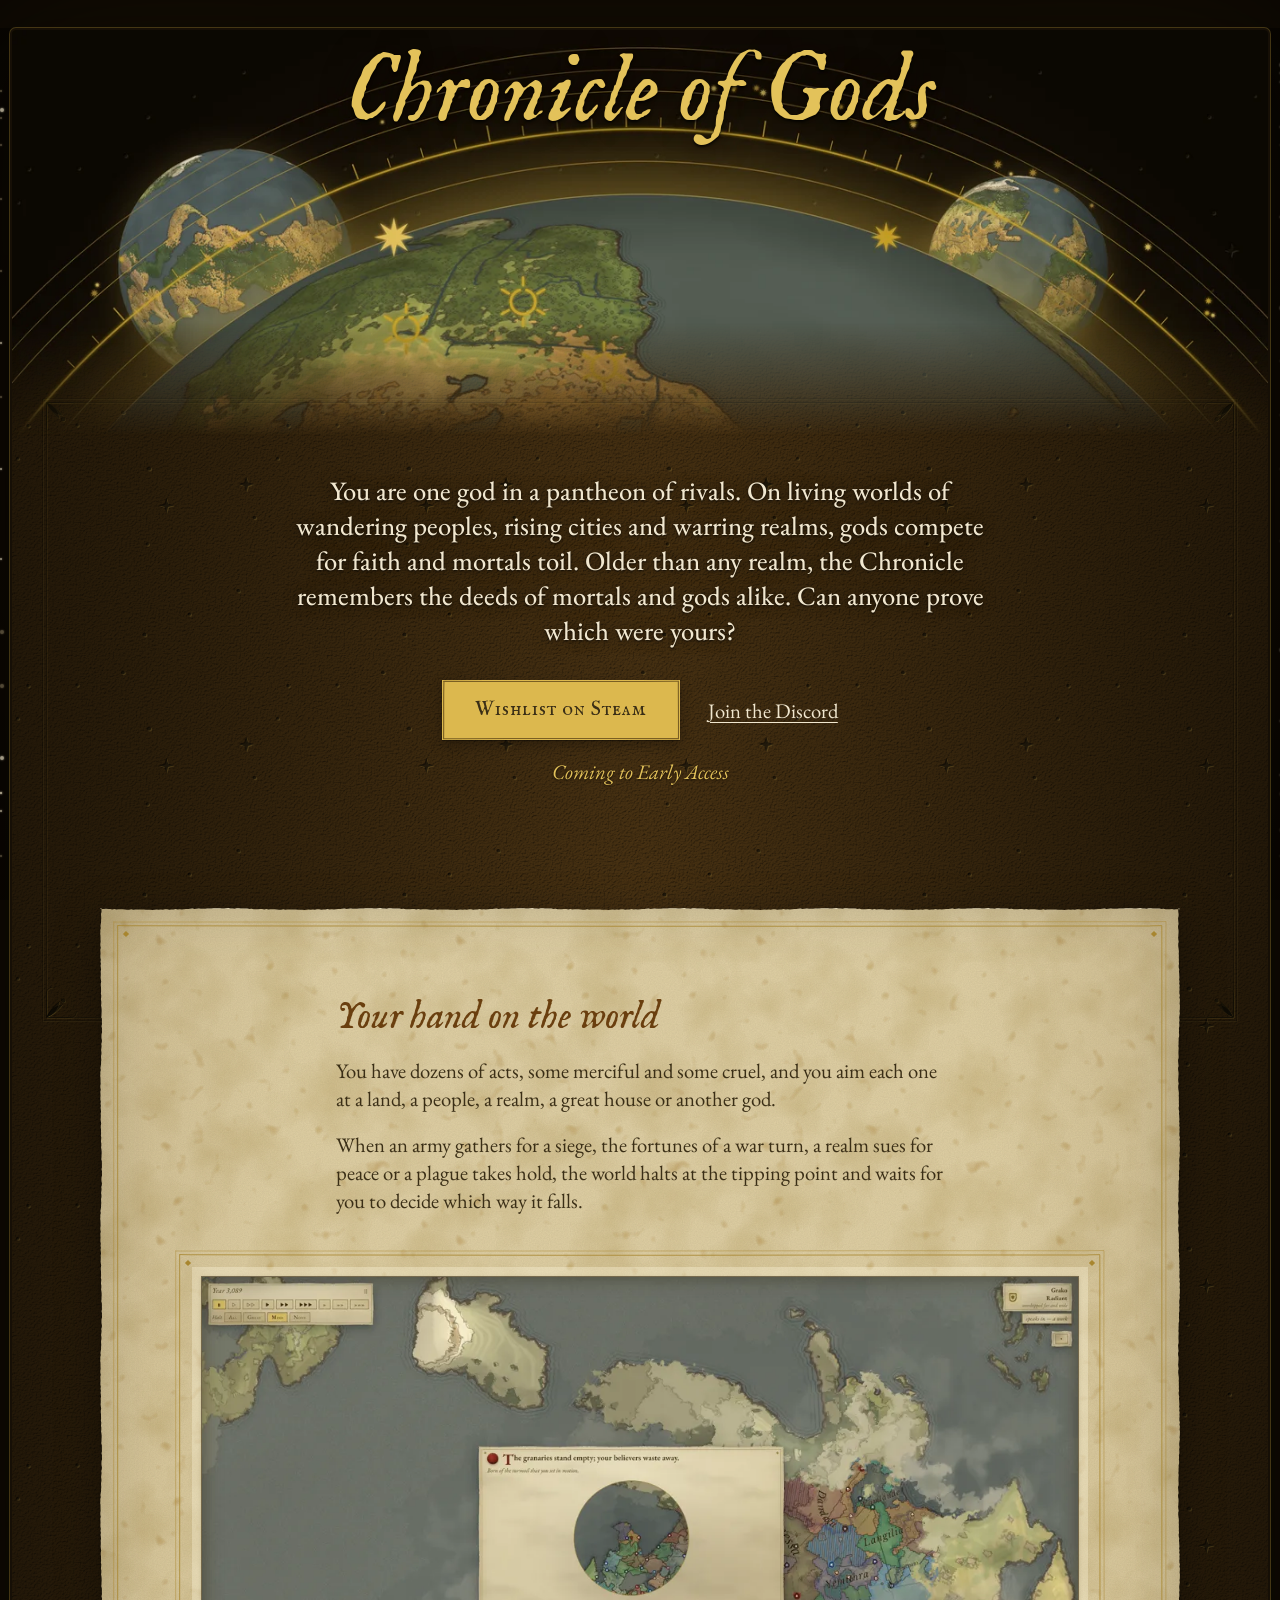
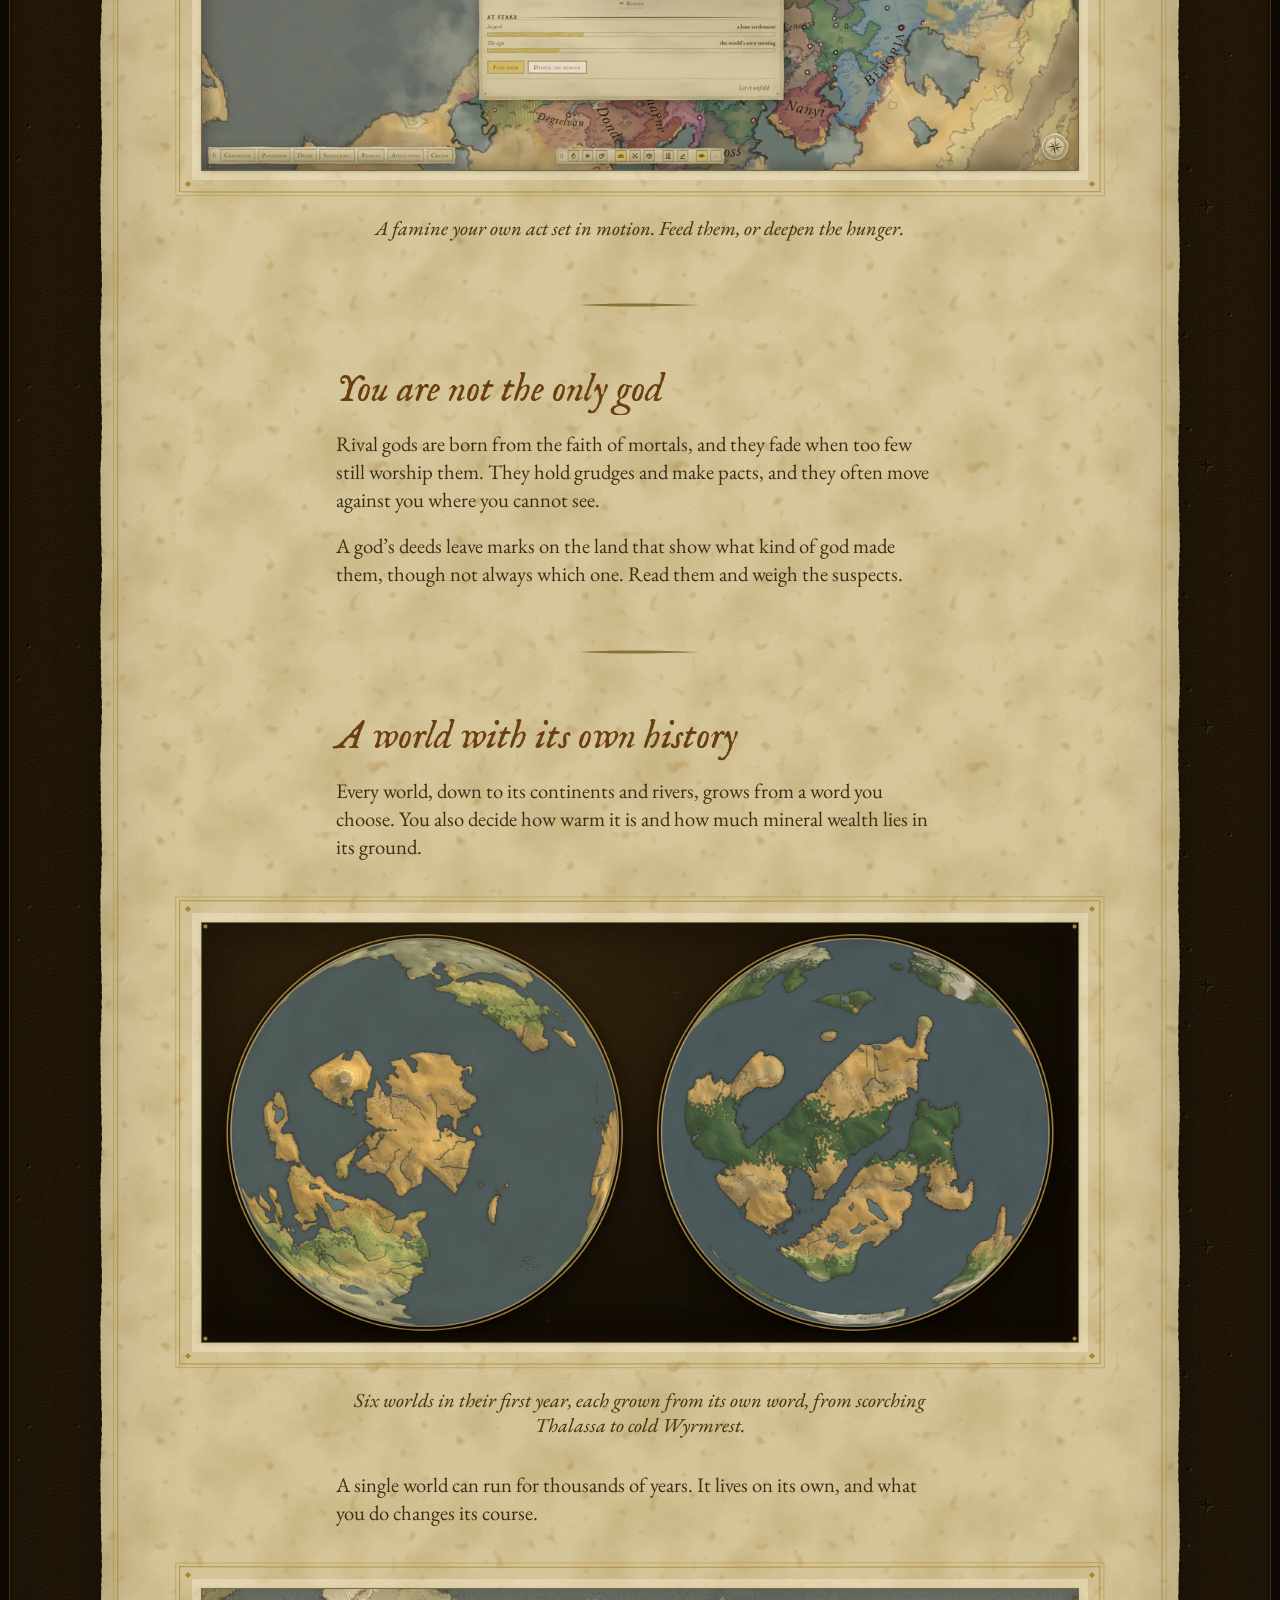
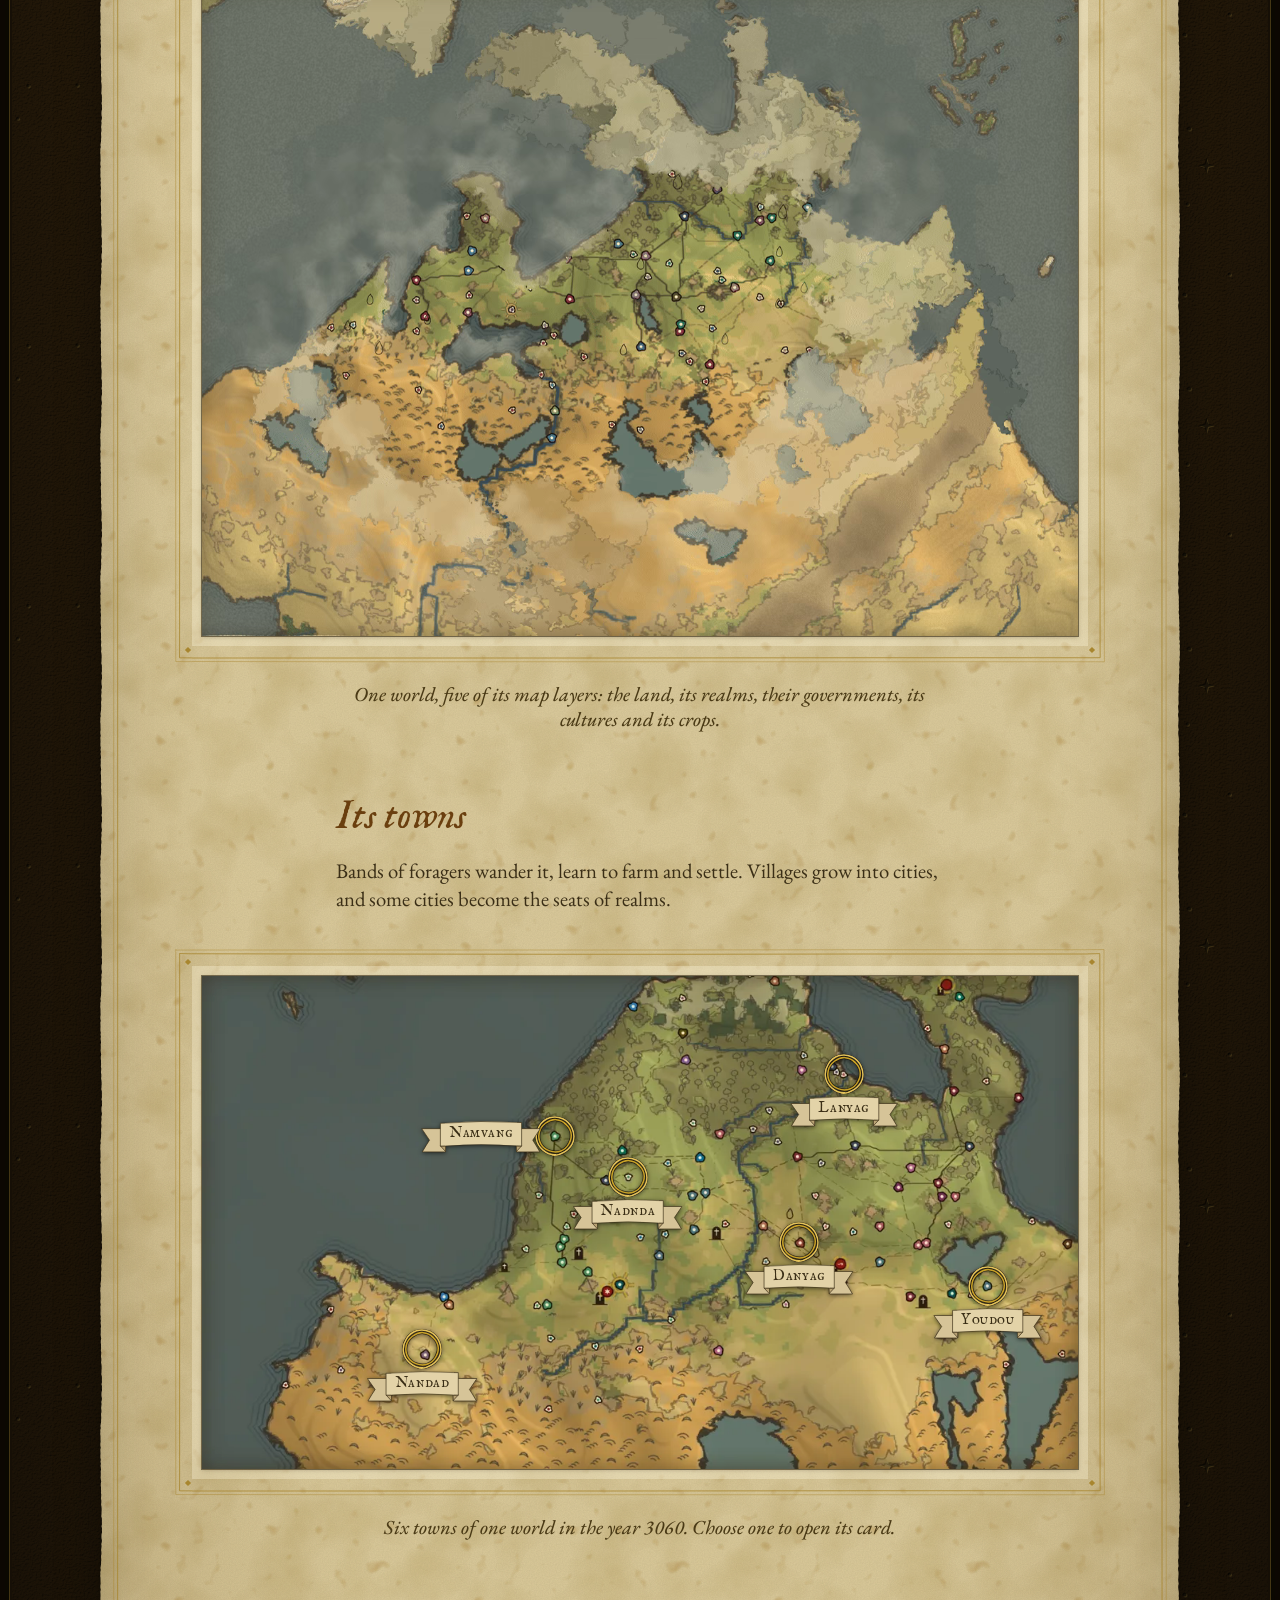
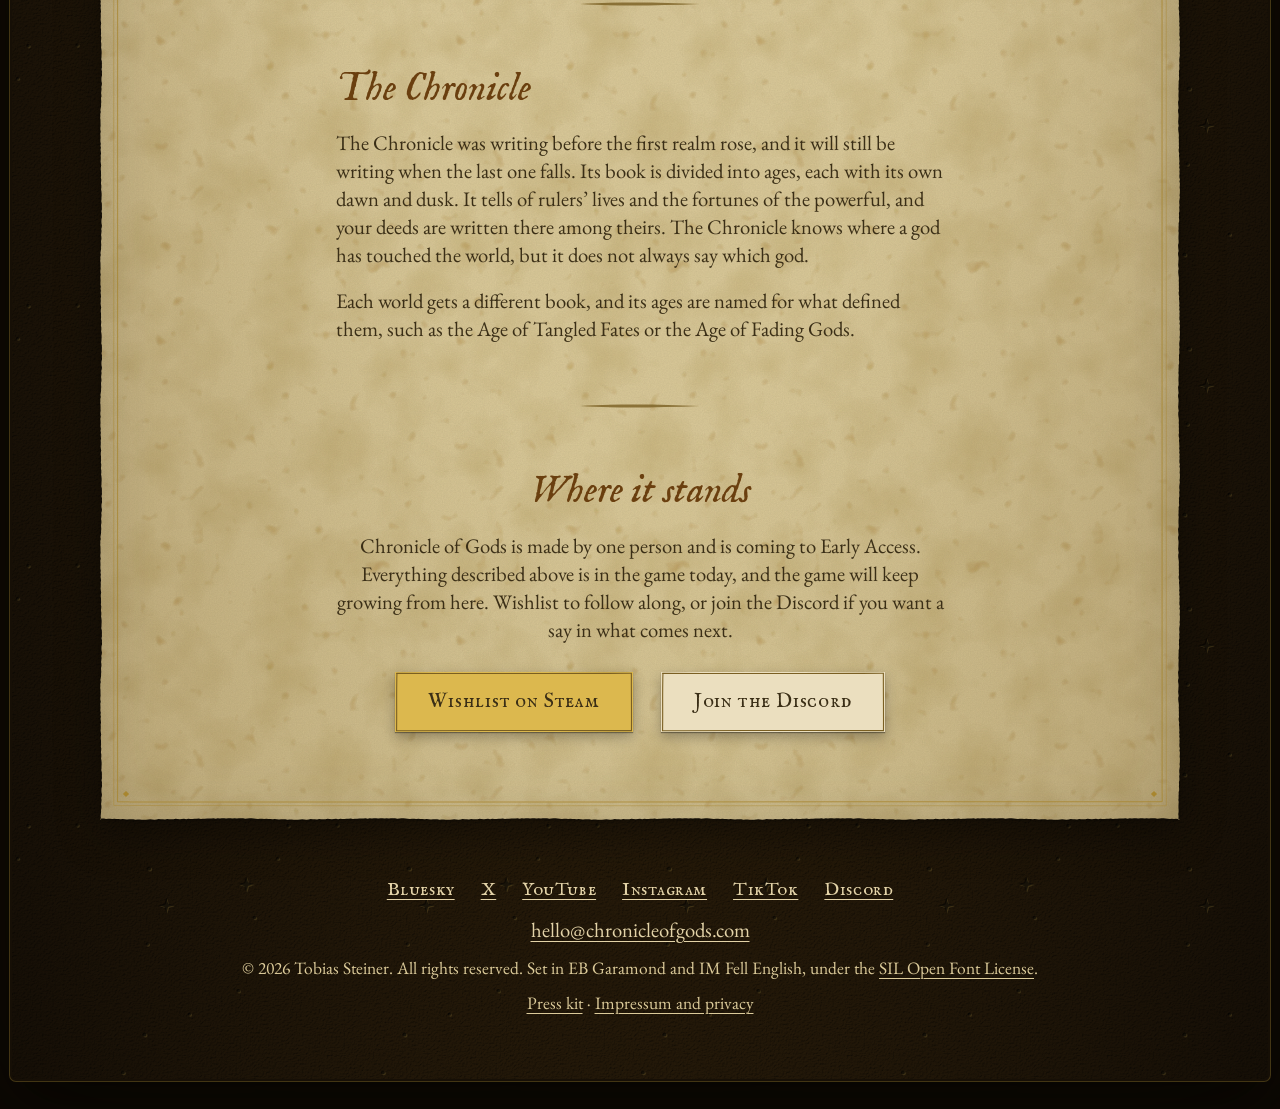
<file: index.html>
<!doctype html>
<html lang="en">
<head>
<meta charset="utf-8">
<meta name="viewport" content="width=device-width, initial-scale=1">
<title>Chronicle of Gods</title>
<meta name="description" content="You are one god in a pantheon of rivals. On living worlds of wandering peoples, rising cities and warring realms, gods compete for faith and mortals toil. Older than any realm, the Chronicle remembers the deeds of mortals and gods alike. Can anyone prove which were yours?">
<link rel="canonical" href="https://chronicleofgods.com/">
<meta property="og:type" content="website">
<meta property="og:url" content="https://chronicleofgods.com/">
<meta property="og:title" content="Chronicle of Gods">
<meta property="og:description" content="You are one god in a pantheon of rivals. Coming to Early Access on Steam.">
<meta property="og:image" content="https://chronicleofgods.com/img/og-capsule.jpg">
<meta property="og:image:width" content="1232">
<meta property="og:image:height" content="706">
<meta name="twitter:card" content="summary_large_image">
<meta name="theme-color" content="#2a1d0a">
<link rel="icon" type="image/png" href="favicon.png">
<link rel="apple-touch-icon" href="apple-touch-icon.png">
<link rel="preload" href="fonts/im-fell-english-latin-400-italic.woff2" as="font" type="font/woff2" crossorigin>
<link rel="preload" href="fonts/eb-garamond-latin-wght-normal.woff2" as="font" type="font/woff2" crossorigin>
<link rel="stylesheet" href="css/site.css">
</head>
<body>
<div class="sky sky-l" aria-hidden="true"><i style="left:12%;top:12%;width:4px;height:4px;animation-duration:26.1s;animation-delay:-22.2s"></i><i style="left:28%;top:30%;width:2px;height:2px;animation-duration:25.2s;animation-delay:-20.7s" class="dim"></i><i style="left:18%;top:52%;width:2px;height:2px;animation-duration:23.7s;animation-delay:-5.1s"></i><i style="left:36%;top:70%;width:4px;height:4px;animation-duration:33.9s;animation-delay:-5.7s" class="dim"></i><i style="left:12%;top:88%;width:2px;height:2px;animation-duration:30.0s;animation-delay:-22.2s"></i><i style="left:40%;top:44%;width:2px;height:2px;animation-duration:36.6s;animation-delay:-8.7s" class="dim"></i><i style="left:24%;top:84%;width:4px;height:4px;animation-duration:34.5s;animation-delay:-16.2s"></i><i style="left:68%;top:10%;width:2px;height:2px;animation-duration:28.2s;animation-delay:-6.6s" class="dim"></i><i style="left:88%;top:16%;width:2px;height:2px;animation-duration:31.2s;animation-delay:-24.3s" class="dim"></i><i style="left:76%;top:90%;width:2px;height:2px;animation-duration:31.8s;animation-delay:-28.2s"></i><i style="left:96%;top:95%;width:2px;height:2px;animation-duration:33.3s;animation-delay:-12.6s" class="dim"></i><i style="left:20%;top:22%;width:2px;height:2px;animation-duration:24.6s;animation-delay:-4.2s" class="dim"></i><i style="left:32%;top:62%;width:2px;height:2px;animation-duration:30.0s;animation-delay:-11.1s"></i><i style="left:16%;top:76%;width:4px;height:4px;animation-duration:33.9s;animation-delay:-22.8s" class="dim"></i><i style="left:44%;top:38%;width:2px;height:2px;animation-duration:29.4s;animation-delay:-29.1s"></i><i style="left:56%;top:13%;width:2px;height:2px;animation-duration:27.3s;animation-delay:-20.7s" class="dim"></i><i style="left:62%;top:88%;width:2px;height:2px;animation-duration:22.5s;animation-delay:-29.1s"></i></div><div class="sky sky-r" aria-hidden="true"><i style="left:88%;top:16%;width:2px;height:2px;animation-duration:31.2s;animation-delay:-6.3s" class="dim"></i><i style="left:72%;top:34%;width:4px;height:4px;animation-duration:26.1s;animation-delay:-1.2s"></i><i style="left:84%;top:60%;width:2px;height:2px;animation-duration:35.4s;animation-delay:-21.9s" class="dim"></i><i style="left:64%;top:80%;width:2px;height:2px;animation-duration:26.4s;animation-delay:-19.2s"></i><i style="left:90%;top:88%;width:4px;height:4px;animation-duration:25.2s;animation-delay:-25.2s" class="dim"></i><i style="left:56%;top:24%;width:2px;height:2px;animation-duration:28.8s;animation-delay:-0.6s"></i><i style="left:80%;top:46%;width:2px;height:2px;animation-duration:27.6s;animation-delay:-20.7s" class="dim"></i><i style="left:0%;top:7%;width:4px;height:4px;animation-duration:28.2s;animation-delay:-12.6s"></i><i style="left:24%;top:14%;width:2px;height:2px;animation-duration:29.4s;animation-delay:-13.2s"></i><i style="left:16%;top:92%;width:4px;height:4px;animation-duration:27.9s;animation-delay:-29.1s" class="dim"></i><i style="left:36%;top:86%;width:2px;height:2px;animation-duration:22.8s;animation-delay:-12.6s"></i><i style="left:76%;top:8%;width:2px;height:2px;animation-duration:28.8s;animation-delay:-21.0s"></i><i style="left:68%;top:52%;width:2px;height:2px;animation-duration:31.2s;animation-delay:-20.1s" class="dim"></i><i style="left:92%;top:72%;width:4px;height:4px;animation-duration:32.1s;animation-delay:-3.6s"></i><i style="left:60%;top:40%;width:2px;height:2px;animation-duration:24.6s;animation-delay:-26.7s" class="dim"></i><i style="left:44%;top:9%;width:2px;height:2px;animation-duration:30.9s;animation-delay:-22.2s"></i><i style="left:30%;top:95%;width:2px;height:2px;animation-duration:33.6s;animation-delay:-15.9s" class="dim"></i></div>
<div class="book">

<header class="cover">
  <!-- The store's key art across the top of the book, the title on its night sky, as on the Steam capsule. -->
  <div class="cover-banner">
    <picture>
      <source media="(max-width: 700px)" srcset="img/cover-hero-phone.webp" width="880" height="620">
      <img src="img/cover-hero-2400.webp" srcset="img/cover-hero-1400.webp 1400w, img/cover-hero-2400.webp 2400w" sizes="(max-width: 1260px) 100vw, 1260px" width="2400" height="775" alt="A world's horizon under the heavens: a gilt arc across the night sky, two other worlds hanging in it like moons, and a god's signs over the land below.">
    </picture>
    <h1 class="title banner-title">Chronicle of Gods</h1>
  </div>
  <div class="cover-frame">
    <p class="tagline">You are one god in a pantheon of rivals. On living worlds of wandering peoples, rising cities and warring realms, gods compete for faith and mortals toil. Older than any realm, the Chronicle remembers the deeds of mortals and gods alike. Can anyone prove which were yours?</p>
    <div class="actions">
      <a class="btn btn-gilt" href="https://store.steampowered.com/app/5221390/">Wishlist on Steam</a>
      <a class="quiet-link" href="https://discord.gg/Rs6dZXYZsF">Join the Discord</a>
    </div>
    <p class="status">Coming to Early Access</p>
  </div>
</header>

<main class="sheet">

  <section class="leaf" aria-labelledby="h-hand">
    <h2 id="h-hand">Your hand on the world</h2>
    <p>You have dozens of acts, some merciful and some cruel, and you aim each one at a land, a people, a realm, a great house or another god.</p>
    <p>When an army gathers for a siege, the fortunes of a war turn, a realm sues for peace or a plague takes hold, the world halts at the tipping point and waits for you to decide which way it falls.</p>
    <figure class="plate">
      <div class="frame"><div class="pic">
        <img src="img/3-omen-1920.webp" srcset="img/3-omen-1100.webp 1100w, img/3-omen-1920.webp 1920w" sizes="(max-width: 1100px) 100vw, 980px" width="1920" height="1080" loading="lazy" alt="A famine omen over a fogged map: the granaries stand empty, with the choice to feed them or deepen the hunger.">
      </div></div>
      <figcaption>A famine your own act set in motion. Feed them, or deepen the hunger.</figcaption>
    </figure>
  </section>

  <div class="ornament" aria-hidden="true"></div>

  <section class="leaf" aria-labelledby="h-rivals">
    <h2 id="h-rivals">You are not the only god</h2>
    <p>Rival gods are born from the faith of mortals, and they fade when too few still worship them. They hold grudges and make pacts, and they often move against you where you cannot see.</p>
    <p>A god’s deeds leave marks on the land that show what kind of god made them, though not always which one. Read them and weigh the suspects.</p>
  </section>

  <div class="ornament" aria-hidden="true"></div>

  <section class="leaf" aria-labelledby="h-world">
    <h2 id="h-world">A world with its own history</h2>
    <p>Every world, down to its continents and rivers, grows from a word you choose. You also decide how warm it is and how much mineral wealth lies in its ground.</p>
    <figure class="plate">
      <div class="frame"><div class="pic">
        <video class="worlds" autoplay muted loop playsinline preload="metadata" poster="video/worlds-poster.webp" width="1180" height="564" aria-label="Six newly made worlds, two at a time: Glimmerfen and Thalassa, Veyra and Wyrmrest, Aethel and Eryndor.">
          <source src="video/worlds.webm" type="video/webm">
          <source src="video/worlds.mp4" type="video/mp4">
        </video>
      </div></div>
      <figcaption>Six worlds in their first year, each grown from its own word, from scorching Thalassa to cold Wyrmrest.</figcaption>
    </figure>
    <p>A single world can run for thousands of years. It lives on its own, and what you do changes its course.</p>
    <figure class="plate">
      <div class="frame"><div class="pic">
        <video class="layers" autoplay muted loop playsinline preload="metadata" poster="video/layers-poster.webp" width="1232" height="910" aria-label="One world shown through five map layers in turn: the land, its realms, their governments, its cultures and its crops.">
          <source src="video/layers.webm" type="video/webm">
          <source src="video/layers.mp4" type="video/mp4">
        </video>
        </div></div>
      <figcaption>One world, five of its map layers: the land, its realms, their governments, its cultures and its crops.</figcaption>
    </figure>
  </section>

  <section class="leaf" id="towns" aria-labelledby="h-towns">
    <h2 id="h-towns">Its towns</h2>
    <p>Bands of foragers wander it, learn to farm and settle. Villages grow into cities, and some cities become the seats of realms.</p>
    <figure class="plate town-map">
      <div class="frame"><div class="pic map-frame">
        <img src="img/towns/map.webp" srcset="img/towns/map-1100.webp 1100w, img/towns/map.webp 1920w" sizes="(max-width: 1100px) 100vw, 940px" width="1920" height="1080" loading="lazy" alt="A stretch of one world’s map in the year 3060: farmland, forests, rivers and roads, dotted with towns and nomad camps. Six towns are marked.">
        <a class="town-pin pin-west" href="img/towns/namvang-card.webp" style="left: 40.32%; top: 32.61%"
           data-kind="City · Seat of Power" data-card-size="848x2117"
           data-land="img/towns/namvang-land.webp" data-land-size="1000x918"
           data-caption="The seat of the Nanyi Confederacy: wealthy, its granary full, with a palace and a library."
           data-alt="Namvang’s card: a wealthy city of some 1,800 souls, seat of the Nanyi Confederacy, with a palace and a library."><span class="pin-name">Namvang</span></a>
        <a class="town-pin" href="img/towns/danyag-card.webp" style="left: 68.2%; top: 54.05%"
           data-kind="City · Holy City" data-card-size="848x2266"
           data-land="img/towns/danyag-land.webp" data-land-size="1000x918"
           data-caption="The largest city in this world, some 2,000 souls: seat of the Kraal of Vedesh, with a temple."
           data-alt="Danyag’s card: a wealthy holy city of some 2,000 souls, seat of the Kraal of Vedesh, with a temple."><span class="pin-name">Danyag</span></a>
        <a class="town-pin" href="img/towns/youdou-card.webp" style="left: 89.7%; top: 62.96%"
           data-kind="City · Holy City" data-card-size="848x2542"
           data-land="img/towns/youdou-land.webp" data-land-size="1000x918"
           data-caption="Seat of the Kingdom of Youdoungo: wealthy, but its bellies are lean, its people grumbling and its roads lawless."
           data-alt="Youdou’s card: a holy city of some 910 souls, seat of the Kingdom of Youdoungo, with lean bellies, grumbling and lawless roads, and a palace, a library and a temple."><span class="pin-name">Youdou</span></a>
        <a class="town-pin" href="img/towns/nadnda-card.webp" style="left: 48.61%; top: 40.83%"
           data-kind="Hamlet · Great Market" data-card-size="848x2242"
           data-land="img/towns/nadnda-land.webp" data-land-size="1000x918"
           data-caption="A great market fallen to a hamlet: once some 1,500 souls, now some 320, poor, its granary bare."
           data-alt="Nadnda’s card: a poor hamlet of some 320 souls that was once a great market of some 1,500."><span class="pin-name">Nadnda</span></a>
        <a class="town-pin" href="img/towns/lanyag-card.webp" style="left: 73.31%; top: 19.92%"
           data-kind="Hamlet · Port" data-card-size="848x1996"
           data-land="img/towns/lanyag-land.webp" data-land-size="1000x918"
           data-caption="A port founded fourteen years ago: destitute still, selling stone and timber."
           data-alt="Lanyag’s card: a destitute port hamlet of some 160 souls, founded in 3046, selling stone and timber."><span class="pin-name">Lanyag</span></a>
        <a class="town-pin" href="img/towns/nandad-card.webp" style="left: 25.12%; top: 75.75%"
           data-kind="Hamlet · Granary" data-card-size="848x1847"
           data-land="img/towns/nandad-land.webp" data-land-size="1000x918"
           data-caption="A farming hamlet of some 90 souls on perilous roads: destitute, but its granary is full."
           data-alt="Nandad’s card: a destitute granary hamlet of some 90 souls, its granary full."><span class="pin-name">Nandad</span></a>
      </div></div>
      <figcaption>Six towns of one world in the year 3060. Choose one to open its card.</figcaption>
    </figure>
  </section>

  <!-- A town opens like a spread of the Chronicle's book: its land on the left page, its card on the right. -->
  <dialog class="town-card" aria-labelledby="town-card-name">
    <form method="dialog" class="town-card-closer"><button class="town-card-close" aria-label="Close the book">✕</button></form>
    <div class="town-card-body">
      <div class="page page-left">
        <header class="town-card-title">
          <h3 id="town-card-name"></h3>
          <p class="town-card-kind"></p>
        </header>
        <img class="town-card-land" alt="">
        <p class="town-card-caption"></p>
        <button class="page-turn" type="button" data-step="-1"></button>
      </div>
      <div class="page page-right">
        <div class="town-card-sheet" tabindex="0"><img class="town-card-img" alt=""></div>
        <button class="page-turn" type="button" data-step="1"></button>
      </div>
    </div>
  </dialog>

  <!-- Any picture opens full size over the dark; the town map keeps its pins. -->
  <dialog class="lightbox" aria-label="The picture, enlarged">
    <form method="dialog" class="lightbox-closer"><button class="lightbox-close" aria-label="Close the picture">✕</button></form>
    <figure class="lightbox-figure">
      <div class="lightbox-stage"></div>
      <figcaption class="lightbox-caption"></figcaption>
    </figure>
  </dialog>

  <div class="ornament" aria-hidden="true"></div>

  <section class="leaf" aria-labelledby="h-chronicle">
    <h2 id="h-chronicle">The Chronicle</h2>
    <p>The Chronicle was writing before the first realm rose, and it will still be writing when the last one falls. Its book is divided into ages, each with its own dawn and dusk. It tells of rulers’ lives and the fortunes of the powerful, and your deeds are written there among theirs. The Chronicle knows where a god has touched the world, but it does not always say which god.</p>
    <p>Each world gets a different book, and its ages are named for what defined them, such as the Age of Tangled Fates or the Age of Fading Gods.</p>
  </section>

  <div class="ornament" aria-hidden="true"></div>

  <section class="leaf closing" aria-labelledby="h-stands">
    <h2 id="h-stands">Where it stands</h2>
    <p>Chronicle of Gods is made by one person and is coming to Early Access. Everything described above is in the game today, and the game will keep growing from here. Wishlist to follow along, or join the Discord if you want a say in what comes next.</p>
    <div class="actions">
      <a class="btn btn-gilt" href="https://store.steampowered.com/app/5221390/">Wishlist on Steam</a>
      <a class="btn" href="https://discord.gg/Rs6dZXYZsF">Join the Discord</a>
    </div>
  </section>

</main>

<footer class="colophon">
  <ul class="socials">
    <li><a href="https://bsky.app/profile/chronicleofgods.com">Bluesky</a></li>
    <li><a href="https://x.com/ChronicleOfGods">X</a></li>
    <li><a href="https://www.youtube.com/@chronicleofgods">YouTube</a></li>
    <li><a href="https://www.instagram.com/chronicleofgods">Instagram</a></li>
    <li><a href="https://www.tiktok.com/@chronicleofgods">TikTok</a></li>
    <li><a href="https://discord.gg/Rs6dZXYZsF">Discord</a></li>
  </ul>
  <p><a href="mailto:hello@chronicleofgods.com">hello@chronicleofgods.com</a></p>
  <p class="small">© 2026 Tobias Steiner. All rights reserved. Set in EB Garamond and IM Fell English, under the <a href="fonts/OFL-EB-Garamond.txt">SIL Open Font License</a>.</p>
  <p class="small"><a href="press.html">Press kit</a> · <a href="impressum.html">Impressum and privacy</a></p>
</footer>

</div>

<script src="js/towns.js" type="module"></script>
<script src="js/lightbox.js" type="module"></script>
<script>
  // Respect reduced motion: the layers video waits for a click instead of looping on its own.
  if (matchMedia('(prefers-reduced-motion: reduce)').matches) {
    for (const v of document.querySelectorAll('video[autoplay]')) { v.removeAttribute('autoplay'); v.pause(); v.controls = true }
  }
</script>
</body>
</html>
</file>
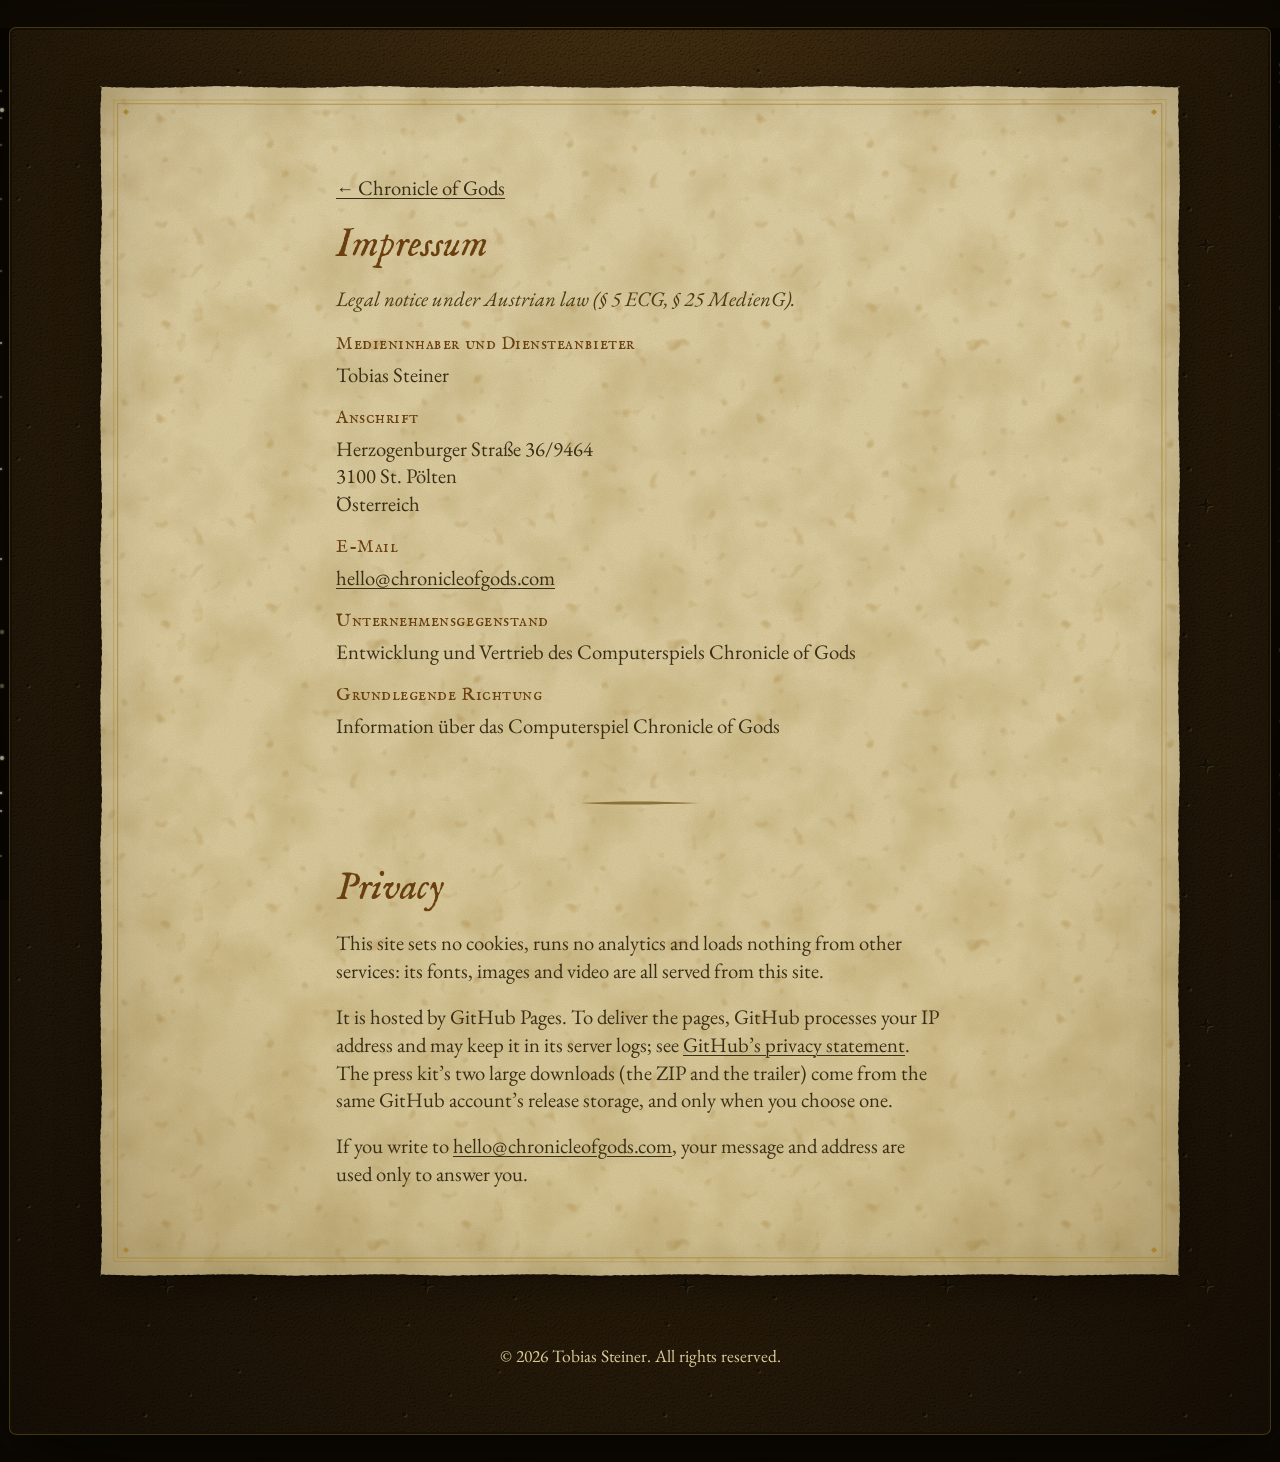
<file: impressum.html>
<!doctype html>
<html lang="de">
<head>
<meta charset="utf-8">
<meta name="viewport" content="width=device-width, initial-scale=1">
<title>Impressum · Chronicle of Gods</title>
<meta name="robots" content="noindex">
<link rel="icon" type="image/png" href="favicon.png">
<link rel="stylesheet" href="css/site.css">
</head>
<body>
<div class="sky sky-l" aria-hidden="true"><i style="left:12%;top:12%;width:4px;height:4px;animation-duration:26.1s;animation-delay:-22.2s"></i><i style="left:28%;top:30%;width:2px;height:2px;animation-duration:25.2s;animation-delay:-20.7s" class="dim"></i><i style="left:18%;top:52%;width:2px;height:2px;animation-duration:23.7s;animation-delay:-5.1s"></i><i style="left:36%;top:70%;width:4px;height:4px;animation-duration:33.9s;animation-delay:-5.7s" class="dim"></i><i style="left:12%;top:88%;width:2px;height:2px;animation-duration:30.0s;animation-delay:-22.2s"></i><i style="left:40%;top:44%;width:2px;height:2px;animation-duration:36.6s;animation-delay:-8.7s" class="dim"></i><i style="left:24%;top:84%;width:4px;height:4px;animation-duration:34.5s;animation-delay:-16.2s"></i><i style="left:68%;top:10%;width:2px;height:2px;animation-duration:28.2s;animation-delay:-6.6s" class="dim"></i><i style="left:88%;top:16%;width:2px;height:2px;animation-duration:31.2s;animation-delay:-24.3s" class="dim"></i><i style="left:76%;top:90%;width:2px;height:2px;animation-duration:31.8s;animation-delay:-28.2s"></i><i style="left:96%;top:95%;width:2px;height:2px;animation-duration:33.3s;animation-delay:-12.6s" class="dim"></i><i style="left:20%;top:22%;width:2px;height:2px;animation-duration:24.6s;animation-delay:-4.2s" class="dim"></i><i style="left:32%;top:62%;width:2px;height:2px;animation-duration:30.0s;animation-delay:-11.1s"></i><i style="left:16%;top:76%;width:4px;height:4px;animation-duration:33.9s;animation-delay:-22.8s" class="dim"></i><i style="left:44%;top:38%;width:2px;height:2px;animation-duration:29.4s;animation-delay:-29.1s"></i><i style="left:56%;top:13%;width:2px;height:2px;animation-duration:27.3s;animation-delay:-20.7s" class="dim"></i><i style="left:62%;top:88%;width:2px;height:2px;animation-duration:22.5s;animation-delay:-29.1s"></i></div><div class="sky sky-r" aria-hidden="true"><i style="left:88%;top:16%;width:2px;height:2px;animation-duration:31.2s;animation-delay:-6.3s" class="dim"></i><i style="left:72%;top:34%;width:4px;height:4px;animation-duration:26.1s;animation-delay:-1.2s"></i><i style="left:84%;top:60%;width:2px;height:2px;animation-duration:35.4s;animation-delay:-21.9s" class="dim"></i><i style="left:64%;top:80%;width:2px;height:2px;animation-duration:26.4s;animation-delay:-19.2s"></i><i style="left:90%;top:88%;width:4px;height:4px;animation-duration:25.2s;animation-delay:-25.2s" class="dim"></i><i style="left:56%;top:24%;width:2px;height:2px;animation-duration:28.8s;animation-delay:-0.6s"></i><i style="left:80%;top:46%;width:2px;height:2px;animation-duration:27.6s;animation-delay:-20.7s" class="dim"></i><i style="left:0%;top:7%;width:4px;height:4px;animation-duration:28.2s;animation-delay:-12.6s"></i><i style="left:24%;top:14%;width:2px;height:2px;animation-duration:29.4s;animation-delay:-13.2s"></i><i style="left:16%;top:92%;width:4px;height:4px;animation-duration:27.9s;animation-delay:-29.1s" class="dim"></i><i style="left:36%;top:86%;width:2px;height:2px;animation-duration:22.8s;animation-delay:-12.6s"></i><i style="left:76%;top:8%;width:2px;height:2px;animation-duration:28.8s;animation-delay:-21.0s"></i><i style="left:68%;top:52%;width:2px;height:2px;animation-duration:31.2s;animation-delay:-20.1s" class="dim"></i><i style="left:92%;top:72%;width:4px;height:4px;animation-duration:32.1s;animation-delay:-3.6s"></i><i style="left:60%;top:40%;width:2px;height:2px;animation-duration:24.6s;animation-delay:-26.7s" class="dim"></i><i style="left:44%;top:9%;width:2px;height:2px;animation-duration:30.9s;animation-delay:-22.2s"></i><i style="left:30%;top:95%;width:2px;height:2px;animation-duration:33.6s;animation-delay:-15.9s" class="dim"></i></div>
<div class="book">

<main class="sheet legal">

  <section class="leaf" aria-labelledby="h-impressum">
    <p class="back"><a href="./">← Chronicle of Gods</a></p>
    <h2 id="h-impressum">Impressum</h2>
    <p lang="en" class="note">Legal notice under Austrian law (§ 5 ECG, § 25 MedienG).</p>
    <dl>
      <dt>Medieninhaber und Diensteanbieter</dt>
      <dd>Tobias Steiner</dd>
      <dt>Anschrift</dt>
      <dd>Herzogenburger Straße 36/9464<br>3100 St. Pölten<br>Österreich</dd>
      <dt>E-Mail</dt>
      <dd><a href="mailto:hello@chronicleofgods.com">hello@chronicleofgods.com</a></dd>
      <dt>Unternehmensgegenstand</dt>
      <dd>Entwicklung und Vertrieb des Computerspiels Chronicle of Gods</dd>
      <dt>Grundlegende Richtung</dt>
      <dd>Information über das Computerspiel Chronicle of Gods</dd>
    </dl>
  </section>

  <div class="ornament" aria-hidden="true"></div>

  <section class="leaf" lang="en" aria-labelledby="h-privacy">
    <h2 id="h-privacy">Privacy</h2>
    <p>This site sets no cookies, runs no analytics and loads nothing from other services: its fonts, images and video are all served from this site.</p>
    <p>It is hosted by GitHub Pages. To deliver the pages, GitHub processes your IP address and may keep it in its server logs; see <a href="https://docs.github.com/en/site-policy/privacy-policies/github-general-privacy-statement">GitHub’s privacy statement</a>. The press kit’s two large downloads (the ZIP and the trailer) come from the same GitHub account’s release storage, and only when you choose one.</p>
    <p>If you write to <a href="mailto:hello@chronicleofgods.com">hello@chronicleofgods.com</a>, your message and address are used only to answer you.</p>
  </section>

</main>

<footer class="colophon">
  <p class="small">© 2026 Tobias Steiner. All rights reserved.</p>
</footer>

</div>
</body>
</html>
</file>
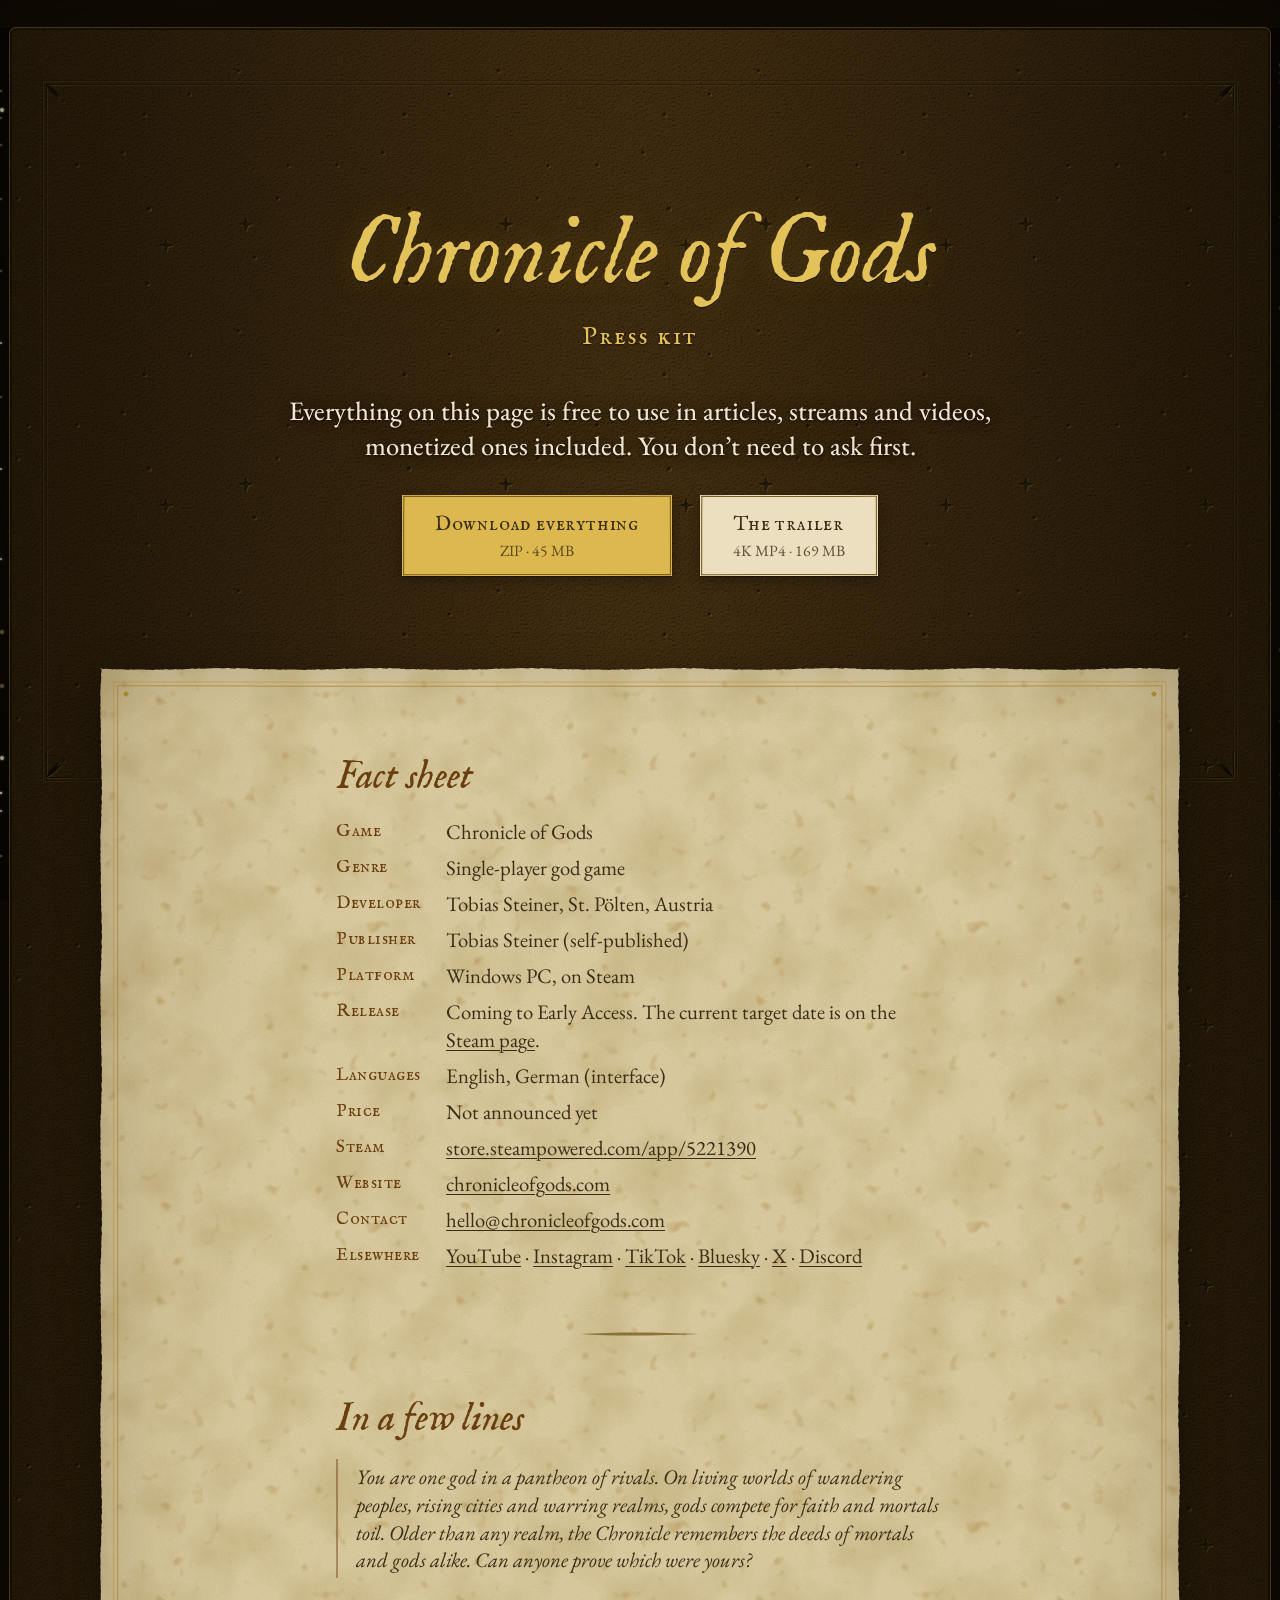
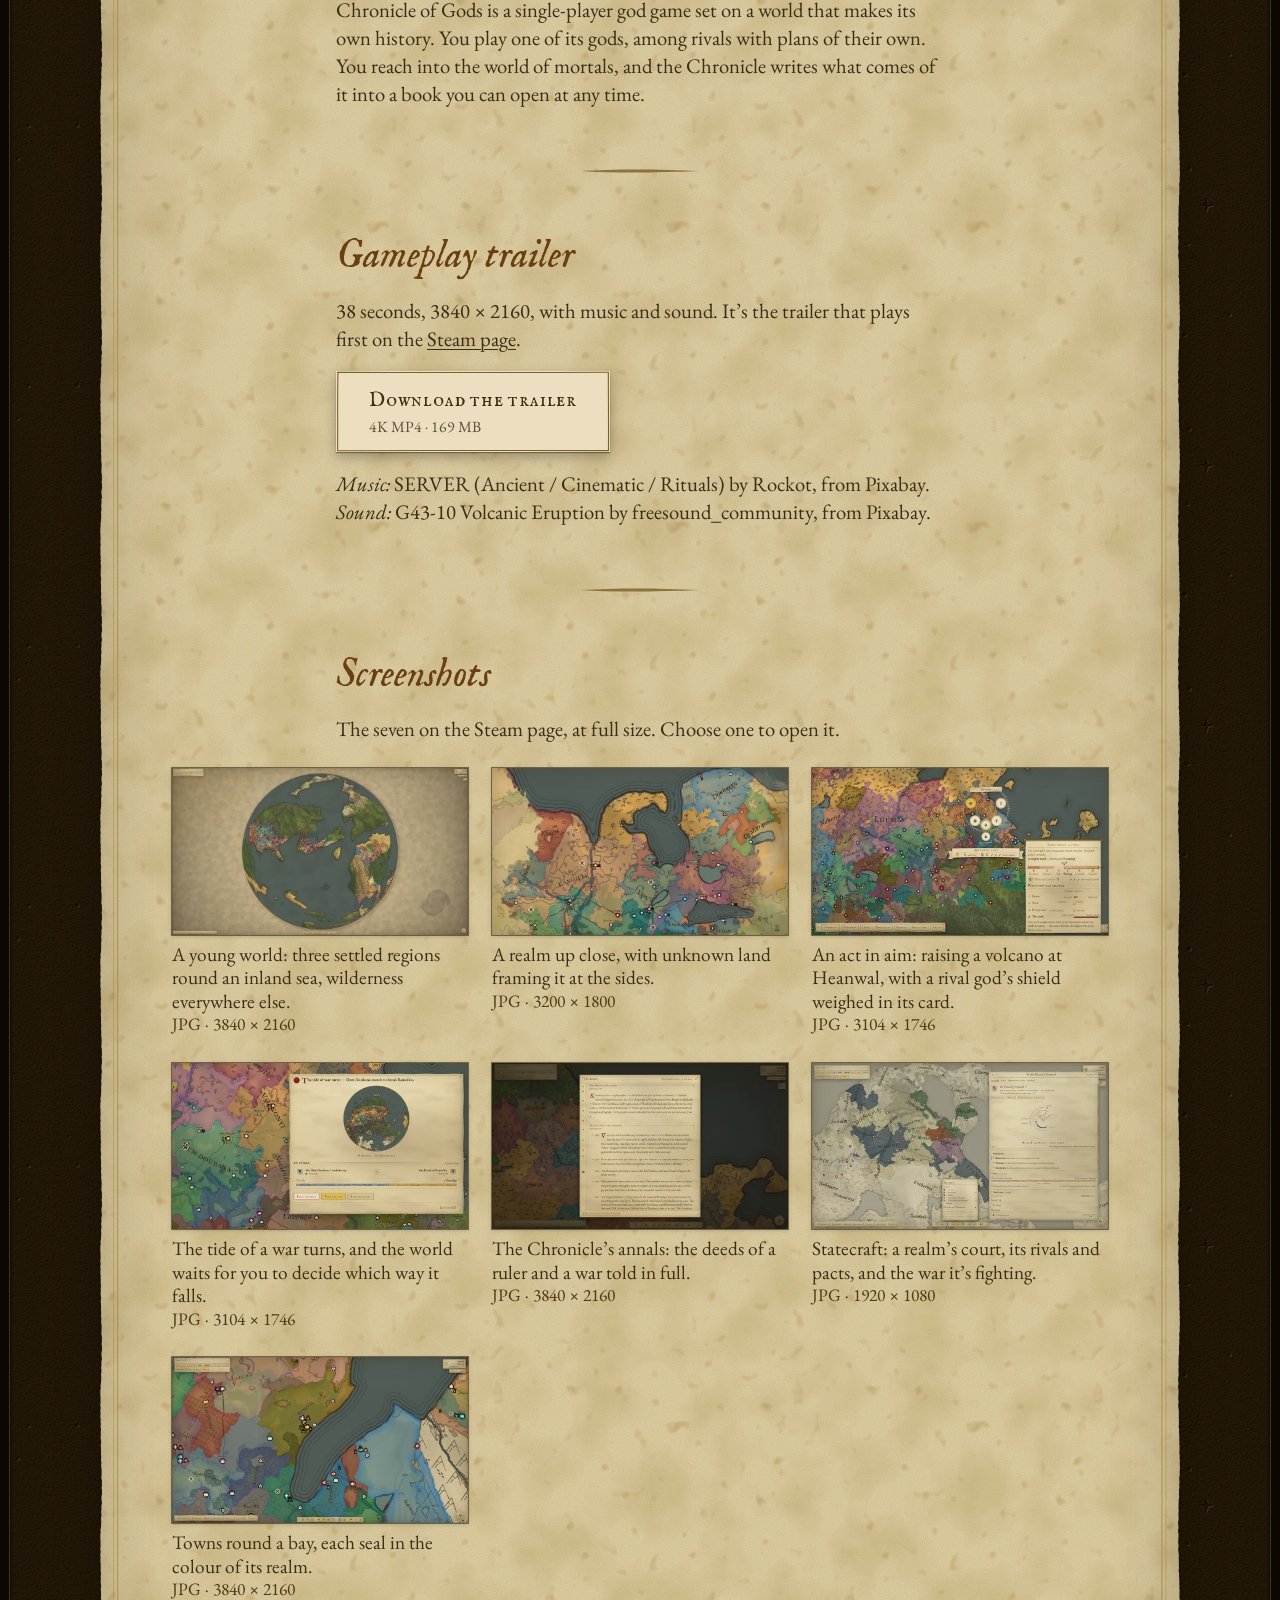
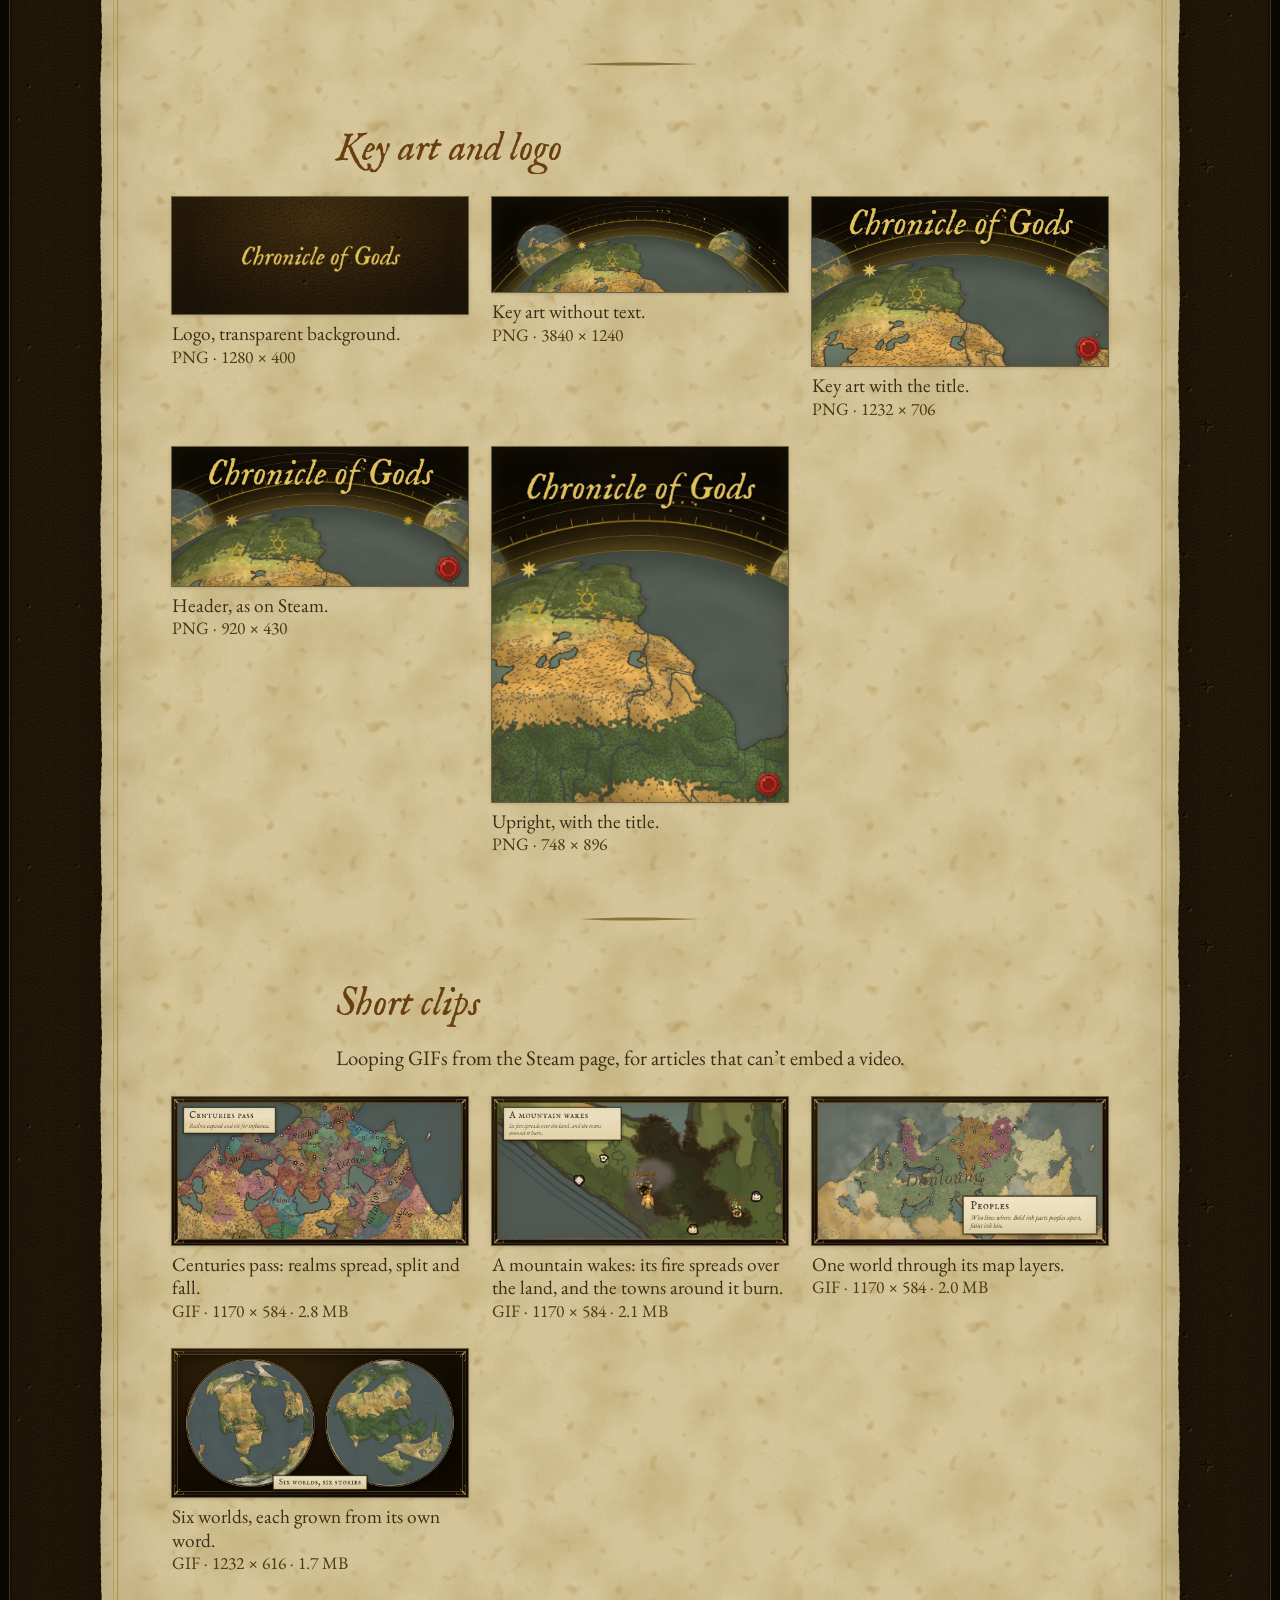
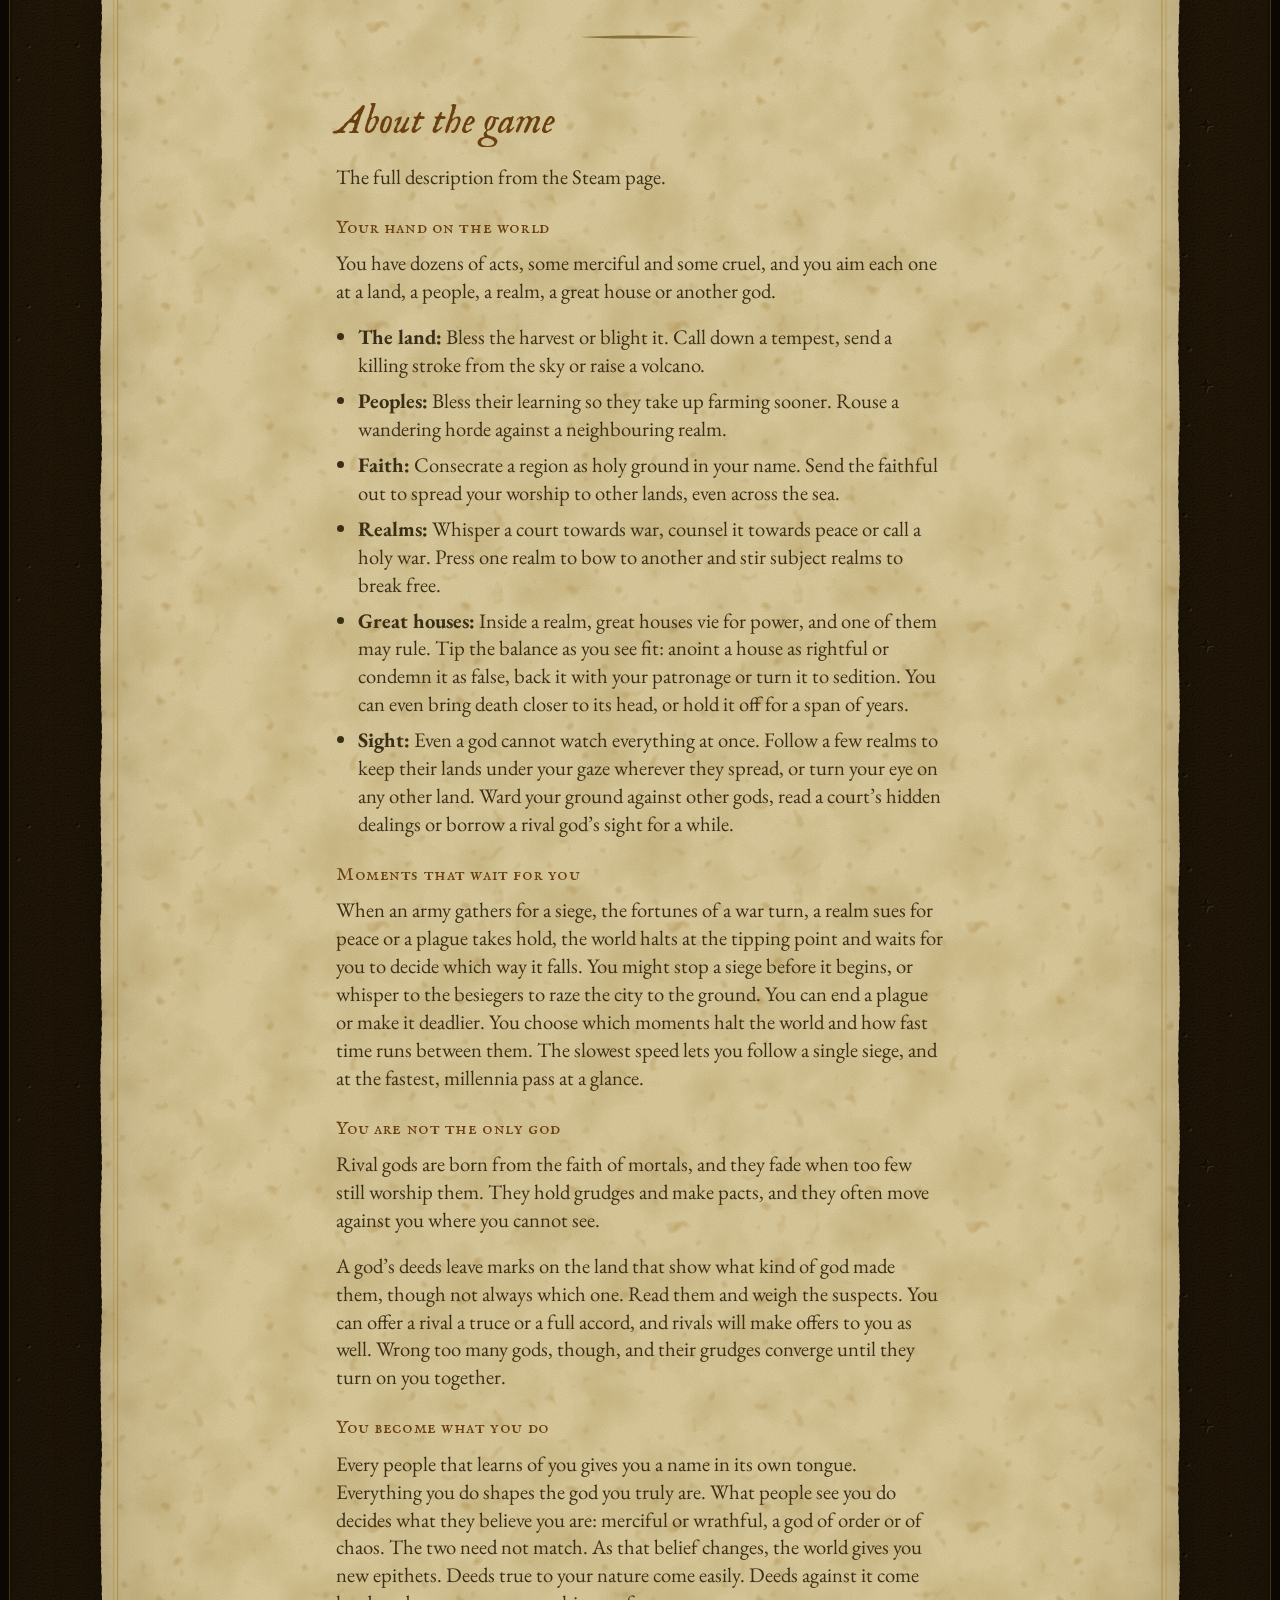
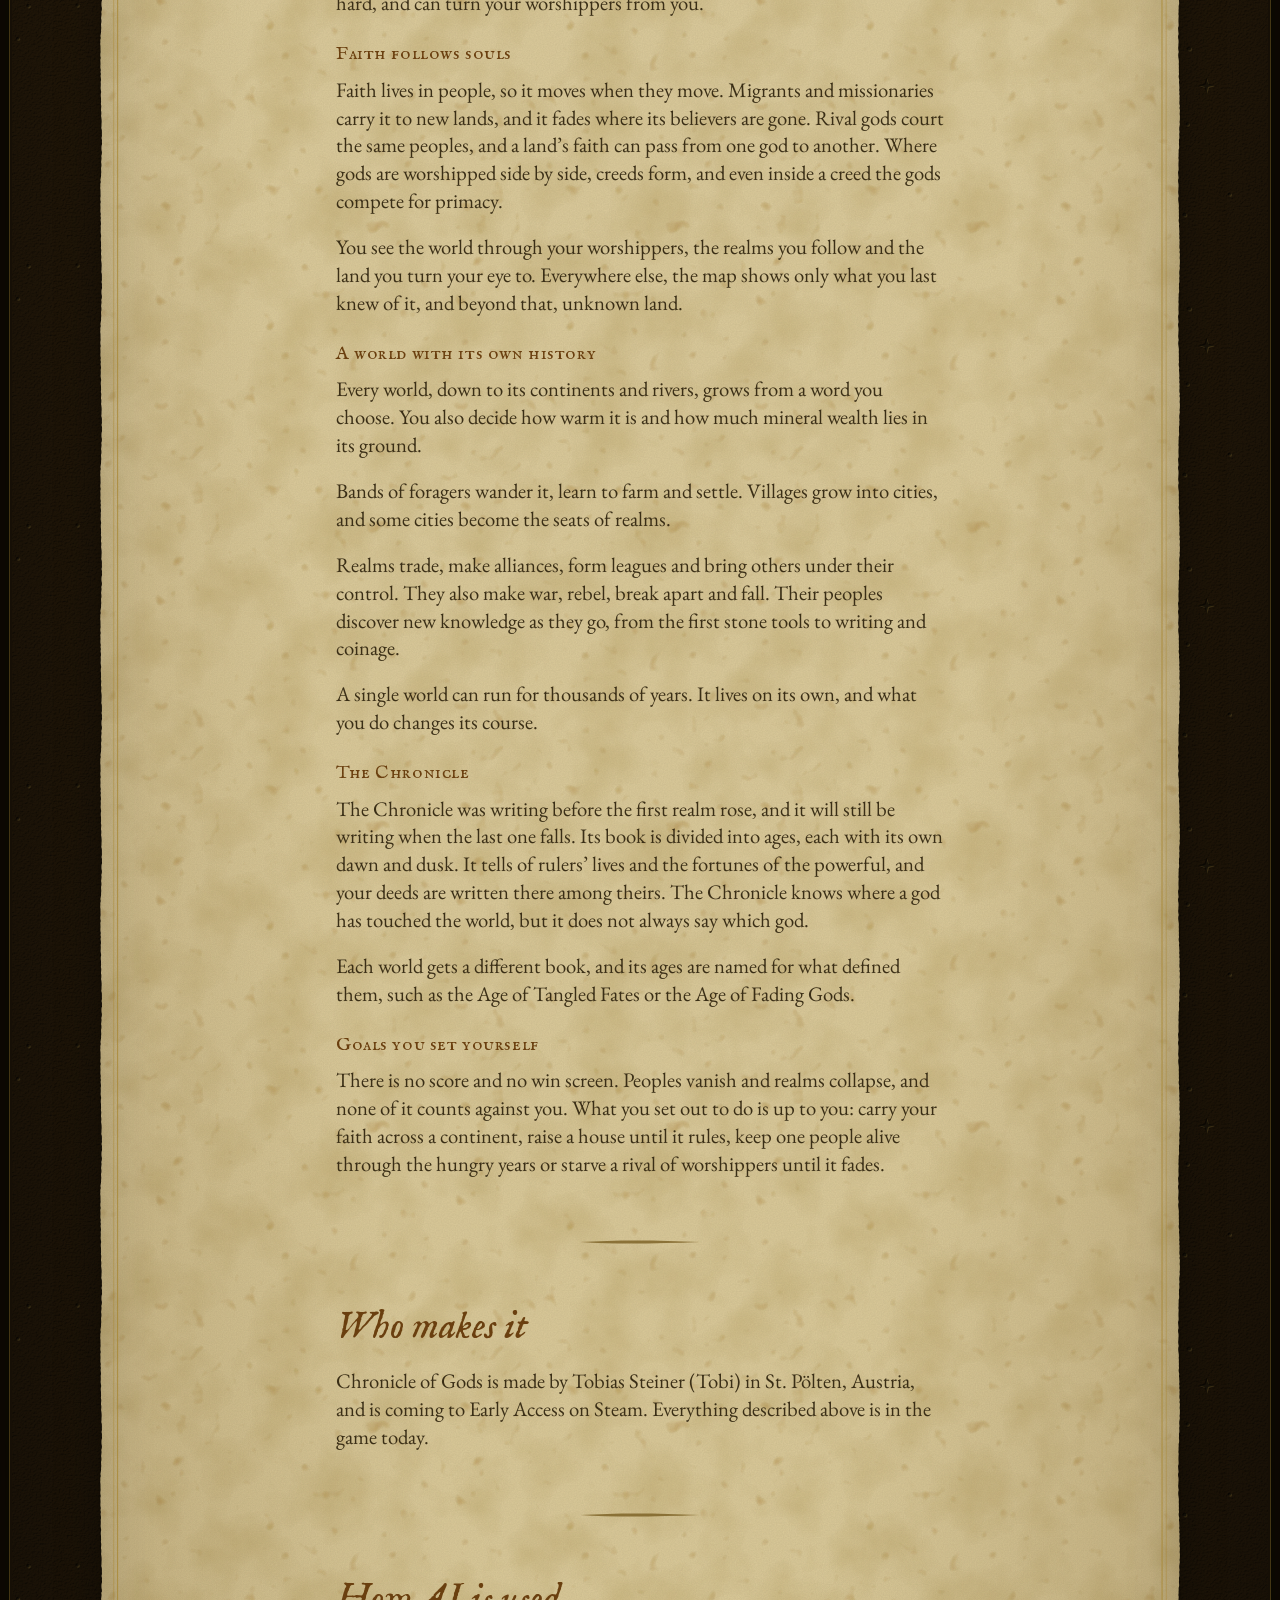
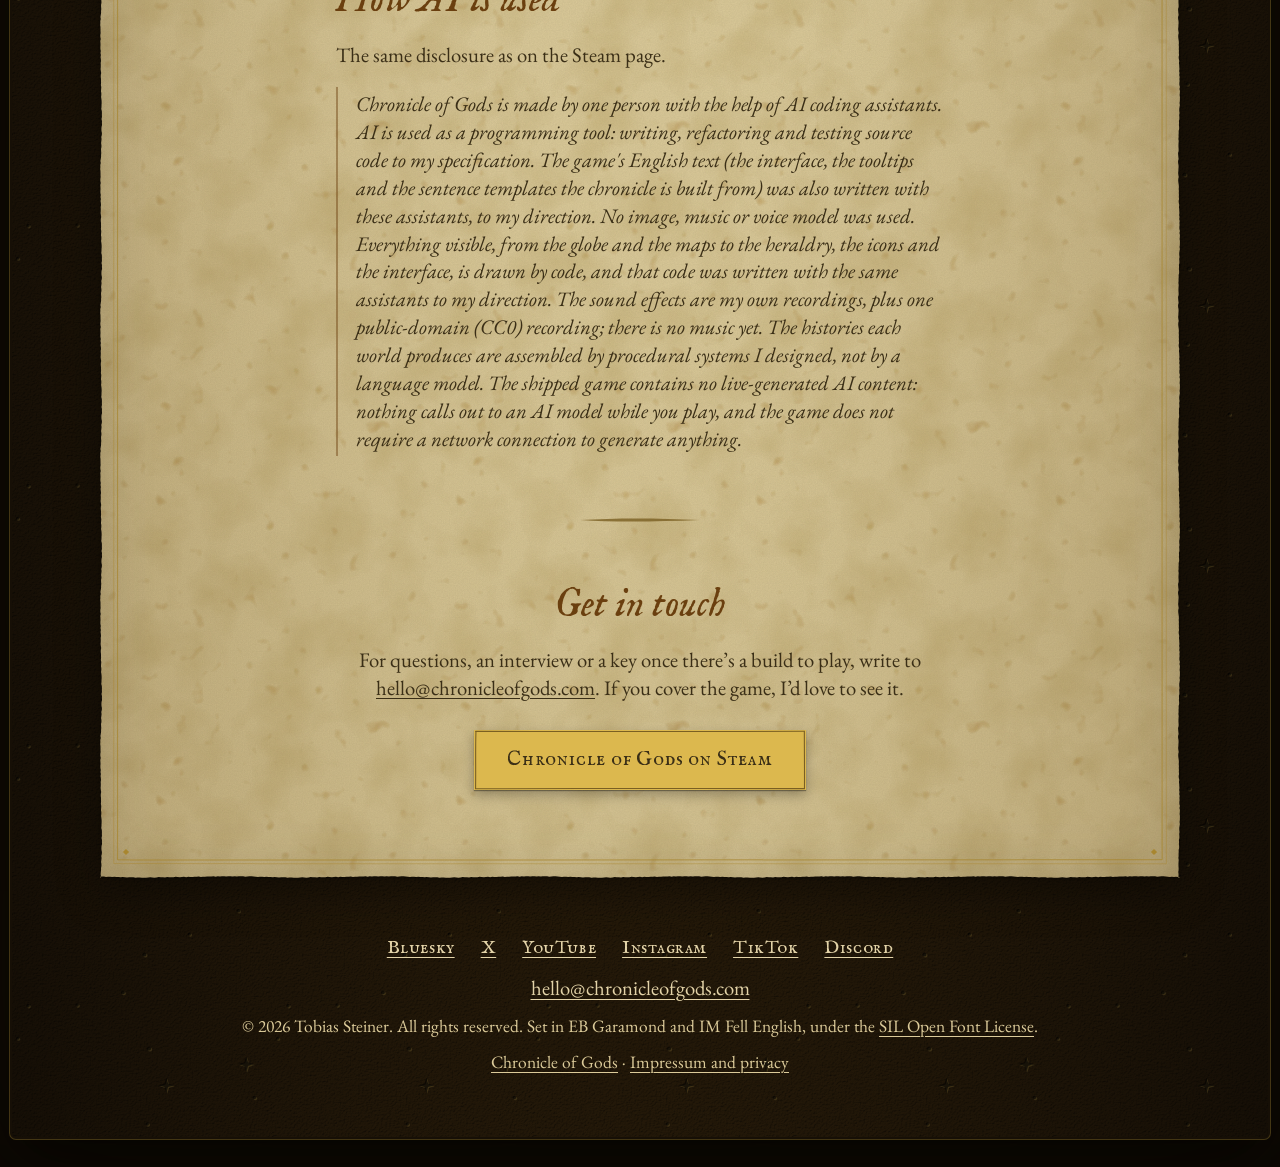
<file: press.html>
<!doctype html>
<html lang="en">
<head>
<meta charset="utf-8">
<meta name="viewport" content="width=device-width, initial-scale=1">
<title>Press kit · Chronicle of Gods</title>
<meta name="description" content="Press kit for Chronicle of Gods: fact sheet, descriptions, the gameplay trailer, screenshots, key art, logo and short clips, free to use in coverage.">
<link rel="canonical" href="https://chronicleofgods.com/press.html">
<meta property="og:type" content="website">
<meta property="og:url" content="https://chronicleofgods.com/press.html">
<meta property="og:title" content="Chronicle of Gods · Press kit">
<meta property="og:description" content="Fact sheet, trailer, screenshots, key art and logo, free to use in coverage.">
<meta property="og:image" content="https://chronicleofgods.com/img/og-capsule.jpg">
<meta property="og:image:width" content="1232">
<meta property="og:image:height" content="706">
<meta name="twitter:card" content="summary_large_image">
<meta name="theme-color" content="#2a1d0a">
<link rel="icon" type="image/png" href="favicon.png">
<link rel="apple-touch-icon" href="apple-touch-icon.png">
<link rel="preload" href="fonts/im-fell-english-latin-400-italic.woff2" as="font" type="font/woff2" crossorigin>
<link rel="preload" href="fonts/eb-garamond-latin-wght-normal.woff2" as="font" type="font/woff2" crossorigin>
<link rel="stylesheet" href="css/site.css">
</head>
<body>
<div class="sky sky-l" aria-hidden="true"><i style="left:12%;top:12%;width:4px;height:4px;animation-duration:26.1s;animation-delay:-22.2s"></i><i style="left:28%;top:30%;width:2px;height:2px;animation-duration:25.2s;animation-delay:-20.7s" class="dim"></i><i style="left:18%;top:52%;width:2px;height:2px;animation-duration:23.7s;animation-delay:-5.1s"></i><i style="left:36%;top:70%;width:4px;height:4px;animation-duration:33.9s;animation-delay:-5.7s" class="dim"></i><i style="left:12%;top:88%;width:2px;height:2px;animation-duration:30.0s;animation-delay:-22.2s"></i><i style="left:40%;top:44%;width:2px;height:2px;animation-duration:36.6s;animation-delay:-8.7s" class="dim"></i><i style="left:24%;top:84%;width:4px;height:4px;animation-duration:34.5s;animation-delay:-16.2s"></i><i style="left:68%;top:10%;width:2px;height:2px;animation-duration:28.2s;animation-delay:-6.6s" class="dim"></i><i style="left:88%;top:16%;width:2px;height:2px;animation-duration:31.2s;animation-delay:-24.3s" class="dim"></i><i style="left:76%;top:90%;width:2px;height:2px;animation-duration:31.8s;animation-delay:-28.2s"></i><i style="left:96%;top:95%;width:2px;height:2px;animation-duration:33.3s;animation-delay:-12.6s" class="dim"></i><i style="left:20%;top:22%;width:2px;height:2px;animation-duration:24.6s;animation-delay:-4.2s" class="dim"></i><i style="left:32%;top:62%;width:2px;height:2px;animation-duration:30.0s;animation-delay:-11.1s"></i><i style="left:16%;top:76%;width:4px;height:4px;animation-duration:33.9s;animation-delay:-22.8s" class="dim"></i><i style="left:44%;top:38%;width:2px;height:2px;animation-duration:29.4s;animation-delay:-29.1s"></i><i style="left:56%;top:13%;width:2px;height:2px;animation-duration:27.3s;animation-delay:-20.7s" class="dim"></i><i style="left:62%;top:88%;width:2px;height:2px;animation-duration:22.5s;animation-delay:-29.1s"></i></div><div class="sky sky-r" aria-hidden="true"><i style="left:88%;top:16%;width:2px;height:2px;animation-duration:31.2s;animation-delay:-6.3s" class="dim"></i><i style="left:72%;top:34%;width:4px;height:4px;animation-duration:26.1s;animation-delay:-1.2s"></i><i style="left:84%;top:60%;width:2px;height:2px;animation-duration:35.4s;animation-delay:-21.9s" class="dim"></i><i style="left:64%;top:80%;width:2px;height:2px;animation-duration:26.4s;animation-delay:-19.2s"></i><i style="left:90%;top:88%;width:4px;height:4px;animation-duration:25.2s;animation-delay:-25.2s" class="dim"></i><i style="left:56%;top:24%;width:2px;height:2px;animation-duration:28.8s;animation-delay:-0.6s"></i><i style="left:80%;top:46%;width:2px;height:2px;animation-duration:27.6s;animation-delay:-20.7s" class="dim"></i><i style="left:0%;top:7%;width:4px;height:4px;animation-duration:28.2s;animation-delay:-12.6s"></i><i style="left:24%;top:14%;width:2px;height:2px;animation-duration:29.4s;animation-delay:-13.2s"></i><i style="left:16%;top:92%;width:4px;height:4px;animation-duration:27.9s;animation-delay:-29.1s" class="dim"></i><i style="left:36%;top:86%;width:2px;height:2px;animation-duration:22.8s;animation-delay:-12.6s"></i><i style="left:76%;top:8%;width:2px;height:2px;animation-duration:28.8s;animation-delay:-21.0s"></i><i style="left:68%;top:52%;width:2px;height:2px;animation-duration:31.2s;animation-delay:-20.1s" class="dim"></i><i style="left:92%;top:72%;width:4px;height:4px;animation-duration:32.1s;animation-delay:-3.6s"></i><i style="left:60%;top:40%;width:2px;height:2px;animation-duration:24.6s;animation-delay:-26.7s" class="dim"></i><i style="left:44%;top:9%;width:2px;height:2px;animation-duration:30.9s;animation-delay:-22.2s"></i><i style="left:30%;top:95%;width:2px;height:2px;animation-duration:33.6s;animation-delay:-15.9s" class="dim"></i></div>
<div class="book">

<header class="cover cover-compact">
  <div class="cover-frame">
    <h1 class="title"><a href="./">Chronicle of Gods</a></h1>
    <p class="kicker">Press kit</p>
    <p class="tagline">Everything on this page is free to use in articles, streams and videos, monetized ones included. You don’t need to ask first.</p>
    <div class="actions">
      <a class="btn btn-gilt" href="https://github.com/TobiasSteiner26/chronicleofgods.com/releases/download/press-kit/chronicle-of-gods-press-kit.zip">Download everything<span class="btn-sub">ZIP · 45 MB</span></a>
      <a class="btn" href="https://github.com/TobiasSteiner26/chronicleofgods.com/releases/download/press-kit/chronicle-of-gods-gameplay-trailer-4k.mp4">The trailer<span class="btn-sub">4K MP4 · 169 MB</span></a>
    </div>
  </div>
</header>

<main class="sheet">

  <section class="leaf" aria-labelledby="h-facts">
    <h2 id="h-facts">Fact sheet</h2>
    <dl class="facts">
      <dt>Game</dt><dd>Chronicle of Gods</dd>
      <dt>Genre</dt><dd>Single-player god game</dd>
      <dt>Developer</dt><dd>Tobias Steiner, St. Pölten, Austria</dd>
      <dt>Publisher</dt><dd>Tobias Steiner (self-published)</dd>
      <dt>Platform</dt><dd>Windows PC, on Steam</dd>
      <dt>Release</dt><dd>Coming to Early Access. The current target date is on the <a href="https://store.steampowered.com/app/5221390/">Steam page</a>.</dd>
      <dt>Languages</dt><dd>English, German (interface)</dd>
      <dt>Price</dt><dd>Not announced yet</dd>
      <dt>Steam</dt><dd><a href="https://store.steampowered.com/app/5221390/">store.steampowered.com/app/5221390</a></dd>
      <dt>Website</dt><dd><a href="./">chronicleofgods.com</a></dd>
      <dt>Contact</dt><dd><a href="mailto:hello@chronicleofgods.com">hello@chronicleofgods.com</a></dd>
      <dt>Elsewhere</dt><dd><a href="https://www.youtube.com/@chronicleofgods">YouTube</a> · <a href="https://www.instagram.com/chronicleofgods">Instagram</a> · <a href="https://www.tiktok.com/@chronicleofgods">TikTok</a> · <a href="https://bsky.app/profile/chronicleofgods.com">Bluesky</a> · <a href="https://x.com/ChronicleOfGods">X</a> · <a href="https://discord.gg/Rs6dZXYZsF">Discord</a></dd>
    </dl>
  </section>

  <div class="ornament" aria-hidden="true"></div>

  <section class="leaf" aria-labelledby="h-short">
    <h2 id="h-short">In a few lines</h2>
    <p class="quote">You are one god in a pantheon of rivals. On living worlds of wandering peoples, rising cities and warring realms, gods compete for faith and mortals toil. Older than any realm, the Chronicle remembers the deeds of mortals and gods alike. Can anyone prove which were yours?</p>
    <p>Chronicle of Gods is a single-player god game set on a world that makes its own history. You play one of its gods, among rivals with plans of their own. You reach into the world of mortals, and the Chronicle writes what comes of it into a book you can open at any time.</p>
  </section>

  <div class="ornament" aria-hidden="true"></div>

  <section class="leaf" aria-labelledby="h-trailer">
    <h2 id="h-trailer">Gameplay trailer</h2>
    <p>38 seconds, 3840 × 2160, with music and sound. It’s the trailer that plays first on the <a href="https://store.steampowered.com/app/5221390/">Steam page</a>.</p>
    <div class="actions" style="justify-content:flex-start;margin-top:0">
      <a class="btn" href="https://github.com/TobiasSteiner26/chronicleofgods.com/releases/download/press-kit/chronicle-of-gods-gameplay-trailer-4k.mp4">Download the trailer<span class="btn-sub">4K MP4 · 169 MB</span></a>
    </div>
    <p style="margin-top:1em"><em>Music:</em> SERVER (Ancient / Cinematic / Rituals) by Rockot, from Pixabay. <em>Sound:</em> G43-10 Volcanic Eruption by freesound_community, from Pixabay.</p>
  </section>

  <div class="ornament" aria-hidden="true"></div>

  <section class="leaf" aria-labelledby="h-shots">
    <h2 id="h-shots">Screenshots</h2>
    <p>The seven on the Steam page, at full size. Choose one to open it.</p>
    <ul class="press-grid">
      <li><a class="shot" href="press/screenshots/01-a-new-world.jpg"><div class="pic"><img src="press/thumbs/01-a-new-world.webp" width="960" height="540" loading="lazy" alt="A young world: three settled regions round an inland sea, wilderness everywhere else."></div></a>
        <p>A young world: three settled regions round an inland sea, wilderness everywhere else.<span class="file">JPG · 3840 × 2160</span></p></li>
      <li><a class="shot" href="press/screenshots/02-a-realm.jpg"><div class="pic"><img src="press/thumbs/02-a-realm.webp" width="960" height="540" loading="lazy" alt="A realm up close, with unknown land framing it at the sides."></div></a>
        <p>A realm up close, with unknown land framing it at the sides.<span class="file">JPG · 3200 × 1800</span></p></li>
      <li><a class="shot" href="press/screenshots/03-an-act.jpg"><div class="pic"><img src="press/thumbs/03-an-act.webp" width="960" height="540" loading="lazy" alt="An act in aim: raising a volcano at Heanwal, with a rival god's shield weighed in its card."></div></a>
        <p>An act in aim: raising a volcano at Heanwal, with a rival god’s shield weighed in its card.<span class="file">JPG · 3104 × 1746</span></p></li>
      <li><a class="shot" href="press/screenshots/04-a-war-turns.jpg"><div class="pic"><img src="press/thumbs/04-a-war-turns.webp" width="960" height="540" loading="lazy" alt="The tide of a war turns, and the world waits for the god to decide which way it falls."></div></a>
        <p>The tide of a war turns, and the world waits for you to decide which way it falls.<span class="file">JPG · 3104 × 1746</span></p></li>
      <li><a class="shot" href="press/screenshots/05-the-annals.jpg"><div class="pic"><img src="press/thumbs/05-the-annals.webp" width="960" height="540" loading="lazy" alt="The Chronicle's annals: the deeds of a ruler and a war told in full."></div></a>
        <p>The Chronicle’s annals: the deeds of a ruler and a war told in full.<span class="file">JPG · 3840 × 2160</span></p></li>
      <li><a class="shot" href="press/screenshots/06-statecraft.jpg"><div class="pic"><img src="press/thumbs/06-statecraft.webp" width="960" height="540" loading="lazy" alt="Statecraft: a realm's court, its rivals and pacts, and the war it is fighting."></div></a>
        <p>Statecraft: a realm’s court, its rivals and pacts, and the war it’s fighting.<span class="file">JPG · 1920 × 1080</span></p></li>
      <li><a class="shot" href="press/screenshots/07-towns.jpg"><div class="pic"><img src="press/thumbs/07-towns.webp" width="960" height="540" loading="lazy" alt="Towns round a bay, each seal in the colour of its realm."></div></a>
        <p>Towns round a bay, each seal in the colour of its realm.<span class="file">JPG · 3840 × 2160</span></p></li>
    </ul>
  </section>

  <div class="ornament" aria-hidden="true"></div>

  <section class="leaf" aria-labelledby="h-art">
    <h2 id="h-art">Key art and logo</h2>
    <ul class="press-grid">
      <li><a class="shot" href="press/art/logo-1280x400.png"><div class="pic on-leather"><img src="press/art/logo-1280x400.png" width="1280" height="400" loading="lazy" alt="The Chronicle of Gods wordmark in gold."></div></a>
        <p>Logo, transparent background.<span class="file">PNG · 1280 × 400</span></p></li>
      <li><a class="shot" href="press/art/key-art-3840x1240.png"><div class="pic"><img src="press/thumbs/key-art-3840x1240.webp" width="960" height="310" loading="lazy" alt="Key art without text: a world's horizon under the heavens, two other worlds hanging in the sky."></div></a>
        <p>Key art without text.<span class="file">PNG · 3840 × 1240</span></p></li>
      <li><a class="shot" href="press/art/main-capsule-1232x706.png"><div class="pic"><img src="press/thumbs/main-capsule-1232x706.webp" width="960" height="550" loading="lazy" alt="Key art with the title."></div></a>
        <p>Key art with the title.<span class="file">PNG · 1232 × 706</span></p></li>
      <li><a class="shot" href="press/art/header-capsule-920x430.png"><div class="pic"><img src="press/thumbs/header-capsule-920x430.webp" width="920" height="430" loading="lazy" alt="The Steam header capsule."></div></a>
        <p>Header, as on Steam.<span class="file">PNG · 920 × 430</span></p></li>
      <li><a class="shot" href="press/art/vertical-capsule-748x896.png"><div class="pic"><img src="press/thumbs/vertical-capsule-748x896.webp" width="748" height="896" loading="lazy" alt="The upright key art with the title."></div></a>
        <p>Upright, with the title.<span class="file">PNG · 748 × 896</span></p></li>
    </ul>
  </section>

  <div class="ornament" aria-hidden="true"></div>

  <section class="leaf" aria-labelledby="h-clips">
    <h2 id="h-clips">Short clips</h2>
    <p>Looping GIFs from the Steam page, for articles that can’t embed a video.</p>
    <ul class="press-grid">
      <li><a class="shot" href="press/clips/realms-rise-and-fall.gif"><div class="pic"><img src="press/thumbs/realms-rise-and-fall.webp" width="960" height="479" loading="lazy" alt="Centuries pass over one stretch of a world: realms spread, split and fall."></div></a>
        <p>Centuries pass: realms spread, split and fall.<span class="file">GIF · 1170 × 584 · 2.8 MB</span></p></li>
      <li><a class="shot" href="press/clips/a-mountain-wakes.gif"><div class="pic"><img src="press/thumbs/a-mountain-wakes.webp" width="960" height="479" loading="lazy" alt="A mountain wakes: its fire spreads over the land, and the towns around it burn."></div></a>
        <p>A mountain wakes: its fire spreads over the land, and the towns around it burn.<span class="file">GIF · 1170 × 584 · 2.1 MB</span></p></li>
      <li><a class="shot" href="press/clips/map-layers.gif"><div class="pic"><img src="press/thumbs/map-layers.webp" width="960" height="479" loading="lazy" alt="One world through its map layers in turn."></div></a>
        <p>One world through its map layers.<span class="file">GIF · 1170 × 584 · 2.0 MB</span></p></li>
      <li><a class="shot" href="press/clips/six-worlds.gif"><div class="pic"><img src="press/thumbs/six-worlds.webp" width="960" height="480" loading="lazy" alt="Six newly made worlds, each grown from its own word."></div></a>
        <p>Six worlds, each grown from its own word.<span class="file">GIF · 1232 × 616 · 1.7 MB</span></p></li>
    </ul>
  </section>

  <div class="ornament" aria-hidden="true"></div>

  <section class="leaf about-copy" aria-labelledby="h-about">
    <h2 id="h-about">About the game</h2>
    <p>The full description from the Steam page.</p>
    <h3>Your hand on the world</h3>
    <p>You have dozens of acts, some merciful and some cruel, and you aim each one at a land, a people, a realm, a great house or another god.</p>
    <ul>
      <li><strong>The land:</strong> Bless the harvest or blight it. Call down a tempest, send a killing stroke from the sky or raise a volcano.</li>
      <li><strong>Peoples:</strong> Bless their learning so they take up farming sooner. Rouse a wandering horde against a neighbouring realm.</li>
      <li><strong>Faith:</strong> Consecrate a region as holy ground in your name. Send the faithful out to spread your worship to other lands, even across the sea.</li>
      <li><strong>Realms:</strong> Whisper a court towards war, counsel it towards peace or call a holy war. Press one realm to bow to another and stir subject realms to break free.</li>
      <li><strong>Great houses:</strong> Inside a realm, great houses vie for power, and one of them may rule. Tip the balance as you see fit: anoint a house as rightful or condemn it as false, back it with your patronage or turn it to sedition. You can even bring death closer to its head, or hold it off for a span of years.</li>
      <li><strong>Sight:</strong> Even a god cannot watch everything at once. Follow a few realms to keep their lands under your gaze wherever they spread, or turn your eye on any other land. Ward your ground against other gods, read a court’s hidden dealings or borrow a rival god’s sight for a while.</li>
    </ul>
    <h3>Moments that wait for you</h3>
    <p>When an army gathers for a siege, the fortunes of a war turn, a realm sues for peace or a plague takes hold, the world halts at the tipping point and waits for you to decide which way it falls. You might stop a siege before it begins, or whisper to the besiegers to raze the city to the ground. You can end a plague or make it deadlier. You choose which moments halt the world and how fast time runs between them. The slowest speed lets you follow a single siege, and at the fastest, millennia pass at a glance.</p>
    <h3>You are not the only god</h3>
    <p>Rival gods are born from the faith of mortals, and they fade when too few still worship them. They hold grudges and make pacts, and they often move against you where you cannot see.</p>
    <p>A god’s deeds leave marks on the land that show what kind of god made them, though not always which one. Read them and weigh the suspects. You can offer a rival a truce or a full accord, and rivals will make offers to you as well. Wrong too many gods, though, and their grudges converge until they turn on you together.</p>
    <h3>You become what you do</h3>
    <p>Every people that learns of you gives you a name in its own tongue. Everything you do shapes the god you truly are. What people see you do decides what they believe you are: merciful or wrathful, a god of order or of chaos. The two need not match. As that belief changes, the world gives you new epithets. Deeds true to your nature come easily. Deeds against it come hard, and can turn your worshippers from you.</p>
    <h3>Faith follows souls</h3>
    <p>Faith lives in people, so it moves when they move. Migrants and missionaries carry it to new lands, and it fades where its believers are gone. Rival gods court the same peoples, and a land’s faith can pass from one god to another. Where gods are worshipped side by side, creeds form, and even inside a creed the gods compete for primacy.</p>
    <p>You see the world through your worshippers, the realms you follow and the land you turn your eye to. Everywhere else, the map shows only what you last knew of it, and beyond that, unknown land.</p>
    <h3>A world with its own history</h3>
    <p>Every world, down to its continents and rivers, grows from a word you choose. You also decide how warm it is and how much mineral wealth lies in its ground.</p>
    <p>Bands of foragers wander it, learn to farm and settle. Villages grow into cities, and some cities become the seats of realms.</p>
    <p>Realms trade, make alliances, form leagues and bring others under their control. They also make war, rebel, break apart and fall. Their peoples discover new knowledge as they go, from the first stone tools to writing and coinage.</p>
    <p>A single world can run for thousands of years. It lives on its own, and what you do changes its course.</p>
    <h3>The Chronicle</h3>
    <p>The Chronicle was writing before the first realm rose, and it will still be writing when the last one falls. Its book is divided into ages, each with its own dawn and dusk. It tells of rulers’ lives and the fortunes of the powerful, and your deeds are written there among theirs. The Chronicle knows where a god has touched the world, but it does not always say which god.</p>
    <p>Each world gets a different book, and its ages are named for what defined them, such as the Age of Tangled Fates or the Age of Fading Gods.</p>
    <h3>Goals you set yourself</h3>
    <p>There is no score and no win screen. Peoples vanish and realms collapse, and none of it counts against you. What you set out to do is up to you: carry your faith across a continent, raise a house until it rules, keep one people alive through the hungry years or starve a rival of worshippers until it fades.</p>
  </section>

  <div class="ornament" aria-hidden="true"></div>

  <section class="leaf" aria-labelledby="h-maker">
    <h2 id="h-maker">Who makes it</h2>
    <p>Chronicle of Gods is made by Tobias Steiner (Tobi) in St. Pölten, Austria, and is coming to Early Access on Steam. Everything described above is in the game today.</p>
  </section>

  <div class="ornament" aria-hidden="true"></div>

  <section class="leaf" aria-labelledby="h-ai">
    <h2 id="h-ai">How AI is used</h2>
    <p>The same disclosure as on the Steam page.</p>
    <p class="quote">Chronicle of Gods is made by one person with the help of AI coding assistants. AI is used as a programming tool: writing, refactoring and testing source code to my specification. The game's English text (the interface, the tooltips and the sentence templates the chronicle is built from) was also written with these assistants, to my direction. No image, music or voice model was used. Everything visible, from the globe and the maps to the heraldry, the icons and the interface, is drawn by code, and that code was written with the same assistants to my direction. The sound effects are my own recordings, plus one public-domain (CC0) recording; there is no music yet. The histories each world produces are assembled by procedural systems I designed, not by a language model. The shipped game contains no live-generated AI content: nothing calls out to an AI model while you play, and the game does not require a network connection to generate anything.</p>
  </section>

  <div class="ornament" aria-hidden="true"></div>

  <section class="leaf closing" aria-labelledby="h-contact">
    <h2 id="h-contact">Get in touch</h2>
    <p>For questions, an interview or a key once there’s a build to play, write to <a href="mailto:hello@chronicleofgods.com">hello@chronicleofgods.com</a>. If you cover the game, I’d love to see it.</p>
    <div class="actions">
      <a class="btn btn-gilt" href="https://store.steampowered.com/app/5221390/">Chronicle of Gods on Steam</a>
    </div>
  </section>

</main>

<footer class="colophon">
  <ul class="socials">
    <li><a href="https://bsky.app/profile/chronicleofgods.com">Bluesky</a></li>
    <li><a href="https://x.com/ChronicleOfGods">X</a></li>
    <li><a href="https://www.youtube.com/@chronicleofgods">YouTube</a></li>
    <li><a href="https://www.instagram.com/chronicleofgods">Instagram</a></li>
    <li><a href="https://www.tiktok.com/@chronicleofgods">TikTok</a></li>
    <li><a href="https://discord.gg/Rs6dZXYZsF">Discord</a></li>
  </ul>
  <p><a href="mailto:hello@chronicleofgods.com">hello@chronicleofgods.com</a></p>
  <p class="small">© 2026 Tobias Steiner. All rights reserved. Set in EB Garamond and IM Fell English, under the <a href="fonts/OFL-EB-Garamond.txt">SIL Open Font License</a>.</p>
  <p class="small"><a href="./">Chronicle of Gods</a> · <a href="impressum.html">Impressum and privacy</a></p>
</footer>

</div>

</body>
</html>
</file>
<file: css/site.css>
/* Chronicle of Gods — the website. Colours, type and the hand-made images are the game's own
   (THRESHOLD_THEME, RENDER_CONFIG.ui.material and the house fonts), baked out of its source. */

@font-face { font-family: 'EB Garamond'; src: url('../fonts/eb-garamond-latin-wght-normal.woff2') format('woff2');
  font-style: normal; font-weight: 400 800; font-display: swap; size-adjust: 115%; }
@font-face { font-family: 'EB Garamond'; src: url('../fonts/eb-garamond-latin-wght-italic.woff2') format('woff2');
  font-style: italic; font-weight: 400 800; font-display: swap; size-adjust: 115%; }
@font-face { font-family: 'IM Fell English'; src: url('../fonts/im-fell-english-latin-400-italic.woff2') format('woff2');
  font-style: italic; font-weight: 400; font-display: swap; }
@font-face { font-family: 'IM Fell English SC'; src: url('../fonts/im-fell-english-sc-latin-400-normal.woff2') format('woff2');
  font-style: normal; font-weight: 400; font-display: swap; }

:root {
  --leather: #2a1d0a;
  --leather-edge: #160f06;
  --leather-lit: #4a3313;
  --gold: #c9a227;
  --gold-bright: #e3c25a;
  --gold-tarnished: #a8862f;
  --parch: #f1e7cf;
  --parch-lore: #e3d3a8;
  --parch-lore-low: #dccb9a;
  --ink: #3a2e16;
  --ink-soft: #4a3a16;    /* was #6b551f: a golden brown that read as yellow, ~4:1 where the paper darkens */
  --ink-title: #6a3f0f;
  --accent: #7e241a;
  --btn-flat: #ebdfbf;
  --btn-gilt: #dcb84e;

  --text: 'EB Garamond', Georgia, 'Times New Roman', serif;
  --title: 'IM Fell English', 'EB Garamond', Georgia, serif;
  --head: 'IM Fell English SC', 'EB Garamond', Georgia, serif;

  --measure: 38rem;
  --book-w: 1260px;
  --void: #0c0803;
  --gutter: 16px;

  --leather-bg:
    url('../material/blind-stars.svg') 0 0 / 260px repeat,
    url('../material/tex-leather.webp') 0 0 / 260px repeat,
    radial-gradient(ellipse at 50% 18%, var(--leather-lit), var(--leather) 58%, var(--leather-edge));
  --paper-bg:
    radial-gradient(ellipse at 50% 40%, transparent 62%, rgba(90, 61, 14, 0.22) 100%),
    url('../material/tex-foxing.webp') 37px 91px / 300px repeat,
    url('../material/tex-mottle.webp') 0 0 / 320px repeat,
    url('../material/tex-fibre.webp') 0 0 / 240px repeat,
    linear-gradient(180deg, var(--parch-lore), var(--parch-lore-low));
}

*, *::before, *::after { box-sizing: border-box; }

html { background: var(--void); }

/* The page is the start menu's firmament; the book (cover, sheet, colophon) hangs in it. */
body {
  margin: 0;
  min-height: 100vh;
  background:
    radial-gradient(ellipse at 50% 40%, rgba(201, 162, 39, 0.10), transparent 62%),
    radial-gradient(ellipse at 50% 50%, transparent 42%, rgba(0, 0, 0, 0.55)),
    var(--void);
  background-attachment: fixed;
  color: var(--ink);
  font-family: var(--text);
  font-size: 1.125rem;
  line-height: 1.55;
  text-rendering: optimizeLegibility;
  -webkit-font-smoothing: antialiased;
}

img, video { display: block; max-width: 100%; height: auto; }

a { color: inherit; }

:focus-visible { outline: 2px solid var(--gold-bright); outline-offset: 3px; }

/* ── The firmament: the start menu's own star table, split into a band each side of the book ── */

.sky {
  position: fixed;
  top: 0;
  bottom: 0;
  z-index: 0;
  width: max(0px, calc((100vw - var(--book-w)) / 2 - 12px));
  pointer-events: none;
}
.sky-l { left: 0; }
.sky-r { right: 0; }
.sky i {
  position: absolute;
  border-radius: 50%;
  color: rgba(245, 234, 205, 0.92);
  background: currentColor;
  box-shadow: 0 0 2px currentColor;
  animation: star-cycle 30s ease-in-out infinite;
}
.sky i.dim { color: rgba(214, 196, 150, 0.5); }
/* Visible most of the cycle, briefly gone: the constellation shifts slowly, as on the start menu. */
@keyframes star-cycle { 0% { opacity: 0; } 8% { opacity: 1; } 76% { opacity: 1; } 90% { opacity: 0; } 100% { opacity: 0; } }

.book {
  position: relative;
  z-index: 1;
  width: min(var(--book-w), 100% - 16px);
  margin: clamp(8px, 2.2vw, 32px) auto;
  background: var(--leather-bg);
  background-color: var(--leather);
  background-blend-mode: normal, multiply, normal;  /* the grain multiplied over the lit radial, as the game's cover */
  border: 2px solid var(--leather-edge);
  border-radius: 6px;
  box-shadow: 0 0 0 1px rgba(138, 111, 42, 0.45), 0 24px 70px rgba(0, 0, 0, 0.7), 0 0 140px rgba(201, 162, 39, 0.07);
}

/* ── The cover: blind-tooled leather, the title in gilt ─────────────────────────────── */

.cover { padding: clamp(16px, 3vw, 36px) var(--gutter) 0; }

.cover-frame {
  max-width: 1400px;
  margin: 0 auto;
  padding: clamp(32px, 6vw, 72px) clamp(8px, 4vw, 56px) clamp(120px, 14vw, 180px);
  border: clamp(28px, 6vw, 70px) solid transparent;
  border-image: url('../material/blind-frame.svg') 140 stretch;
  text-align: center;
}

.title {
  margin: 0;
  font-family: var(--title);
  font-style: italic;
  font-weight: 400;
  font-size: clamp(2.75rem, 8vw, 6rem);
  line-height: 1;
  color: var(--gold-bright);
  text-shadow: 0 1px 0 rgba(0, 0, 0, 0.55), 0 0 28px rgba(201, 162, 39, 0.18);
}

/* The banner: the store's key art (the C12 heavens over an unsettled horizon) edge to edge across the top of the
   book, the title on its night sky as on the Steam capsule, its foot sinking into the leather. The tooled frame
   starts under it and holds the tagline. */
.cover-banner {
  position: relative;
  margin: calc(-1 * clamp(16px, 3vw, 36px)) calc(-1 * var(--gutter)) 0;   /* out to the book's edge, over .cover's padding */
  border-radius: 4px 4px 0 0;
  overflow: hidden;
}
.cover-banner img {
  width: 100%;
  -webkit-mask-image: linear-gradient(to bottom, #000 72%, transparent);
          mask-image: linear-gradient(to bottom, #000 72%, transparent);
}
.banner-title {
  position: absolute;
  left: 0;
  right: 0;
  top: 4%;
  text-align: center;
  text-shadow: 0 2px 3px rgba(0, 0, 0, 0.8), 0 0 30px rgba(12, 8, 3, 0.9);
}
.cover-banner + .cover-frame { margin-top: calc(-1 * clamp(20px, 4vw, 60px)); padding-top: clamp(4px, 2vw, 20px); }
.cover-banner + .cover-frame .tagline { margin-top: 0; }

/* The one long line of text on the leather: the lightest parchment (not the yellower lore tone), a touch heavier
   than the body, and a dark halo so the blind-tooled stars behind it never cross a stroke. */

.tagline {
  max-width: 31em;
  margin: clamp(20px, 3vw, 36px) auto 0;
  font-size: clamp(1.2rem, 2.1vw, 1.45rem);
  font-weight: 460;
  line-height: 1.5;
  color: var(--parch);
  text-shadow: 0 1px 2px rgba(12, 8, 3, 0.85), 0 0 14px rgba(12, 8, 3, 0.6);
}

.actions {
  display: flex;
  flex-wrap: wrap;
  align-items: center;
  justify-content: center;
  gap: 14px 28px;
  margin-top: 32px;
}

.status {
  margin: 18px 0 0;
  font-style: italic;
  color: var(--gold-bright);     /* the tarnished gold read 3.4:1 on the lit leather */
  text-shadow: 0 1px 2px rgba(12, 8, 3, 0.8);
}

.quiet-link { color: var(--parch); text-underline-offset: 4px; text-decoration-thickness: 1px; }
.quiet-link:hover { color: var(--gold-bright); }

/* ── Buttons: the game's flat fills inside a hand-drawn frame ───────────────────────── */

.btn {
  display: inline-block;
  padding: 0.55em 1.5em 0.6em;
  font-family: var(--head);
  font-size: 1.25rem;
  letter-spacing: 0.04em;
  color: var(--ink);
  text-decoration: none;
  background: var(--btn-flat);
  border: 3px solid transparent;
  border-image: url('../material/hand-frame-btn.svg') 3 / 3px stretch;
  box-shadow: 0 1px 1px rgba(0, 0, 0, 0.35), 0 5px 12px rgba(0, 0, 0, 0.28);
  transition: background-color 120ms ease;
}
.btn:hover { background-color: #f4ecd6; }
.btn-gilt { background: var(--btn-gilt); }
.btn-gilt:hover { background-color: var(--gold-bright); }
.btn:active { transform: translateY(1px); }

/* ── The sheet: a deckled leaf of parchment laid on the leather ─────────────────────── */

.sheet {
  position: relative;
  isolation: isolate;
  max-width: 1080px;
  margin: calc(-1 * clamp(80px, 10vw, 130px)) auto 0;
  padding: clamp(44px, 7vw, 88px) clamp(20px, 6vw, 72px) clamp(48px, 7vw, 88px);
  filter: drop-shadow(0 1px 1.4px rgba(0, 0, 0, 0.42)) drop-shadow(0 12px 22px rgba(0, 0, 0, 0.38));
}
.sheet::before {
  content: '';
  position: absolute;
  inset: 0;
  z-index: -1;
  background: var(--paper-bg);
  box-shadow: inset 0 1px 0 rgba(255, 248, 224, 0.5), inset 0 0 60px rgba(0, 0, 0, 0.13);
  -webkit-mask-box-image: url('../material/edge-img.svg') 8 round;
}
.sheet::after {
  content: '';
  position: absolute;
  inset: 10px;
  z-index: -1;
  pointer-events: none;
  border: 20px solid transparent;
  border-image: url('../material/hand-frame-plate.svg') 20 stretch;
}

/* Text keeps the measure; a plate takes the sheet's full width, as an illustration does in a book. */
.leaf > :not(.plate) { max-width: var(--measure); margin-left: auto; margin-right: auto; }
.leaf + .leaf { margin-top: clamp(40px, 6vw, 64px); }

.leaf h2 {
  margin: 0 0 0.45em;
  font-family: var(--title);
  font-style: italic;
  font-weight: 400;
  font-size: clamp(1.9rem, 3.6vw, 2.45rem);
  line-height: 1.12;
  color: var(--ink-title);
}

.leaf p { margin: 0 0 1em; }
.leaf p:last-child { margin-bottom: 0; }

.ornament {
  width: 120px;
  height: 8px;
  margin: clamp(40px, 6vw, 60px) auto;
  background: url('../material/swell.svg') center / 100% 100% no-repeat;
  opacity: 0.8;
}

.plate { margin: 1.8em 0; padding: 0; }
.plate-card { max-width: 760px; margin-left: auto; margin-right: auto; }
/* A plate is printed into the page: a fine ink line at the picture's edge, a margin of lighter paper,
   then the game's hand-drawn double rule with its gilt corner diamonds (the Folio cards' plate frame). */
.frame {
  position: relative;
  padding: 10px;
  border: 20px solid transparent;
  border-image: url('../material/hand-frame-plate.svg') 20 stretch;
  background: rgba(255, 248, 224, 0.32);
  background-clip: padding-box;
}
.pic {
  position: relative;
  box-shadow: 0 0 0 1px rgba(58, 46, 22, 0.6), 0 1px 4px rgba(58, 46, 22, 0.28);
}
.pic > img, .pic > video { width: 100%; background: var(--leather); }
.pic::after {     /* a soft shade at the picture's edge, as ink sinks into paper */
  content: '';
  position: absolute;
  inset: 0;
  box-shadow: inset 0 0 22px rgba(58, 46, 22, 0.3);
  pointer-events: none;
}

.plate figcaption {
  max-width: 36em;
  margin: 16px auto 0;
  font-style: italic;
  font-size: 1.08rem;
  font-weight: 460;
  line-height: 1.45;
  text-align: center;
  color: var(--ink-soft);
}

/* ── The town map: pins over a map still, each opening its town's card ──────────────── */

.map-frame > img { width: 100%; }
.map-frame::after { z-index: 1; }   /* the shade sits under the pins */

/* A pin: the game's hand-drawn double ring, gilded; its name on the ribbon the town cards carry. */
.town-pin {
  position: absolute;
  z-index: 2;
  width: 40px;
  height: 40px;
  transform: translate(-50%, -50%);
  background: url('../material/ring-gilt.svg') center / 100% no-repeat;
  border-radius: 50%;
  text-decoration: none;
  color: var(--ink);
  filter: drop-shadow(0 1px 2px rgba(0, 0, 0, 0.55));
  transition: filter 140ms ease;
}
.pin-name {
  position: absolute;
  left: 50%;
  top: calc(100% - 2px);
  transform: translateX(-50%);
  white-space: nowrap;
  font-family: var(--head);
  font-size: 0.95rem;
  line-height: 1.2;
  letter-spacing: 0.04em;
  color: var(--ink);
  border-style: solid;
  border-color: transparent;
  border-width: 6px 24px 10px;
  border-image: url('../material/banderole.svg') 6 26 10 fill / 6px 24px 10px stretch;
  padding: 1px 4px 3px;
}
.town-pin:hover, .town-pin:focus-visible, .town-pin[aria-current] {
  filter: drop-shadow(0 0 5px rgba(227, 194, 90, 0.9)) drop-shadow(0 1px 2px rgba(0, 0, 0, 0.55));
}
.town-pin:hover .pin-name, .town-pin:focus-visible .pin-name, .town-pin[aria-current] .pin-name {
  color: var(--ink-title);
}
.town-pin:focus-visible { outline-offset: 2px; }
/* A label that would crowd a neighbour sits to the ring's west instead (Namvang, over its coast). */
.pin-west .pin-name { left: auto; right: calc(100% - 6px); top: 50%; transform: translateY(-50%); }

.town-list { display: none; }
.town-chip, .pin-name { -webkit-tap-highlight-color: transparent; }
.town-chip {
  display: inline-block;
  font-family: var(--head);
  font-size: 0.95rem;
  letter-spacing: 0.04em;
  line-height: 1.2;
  color: var(--ink);
  text-decoration: none;
  border-style: solid;
  border-color: transparent;
  border-width: 6px 24px 10px;
  border-image: url('../material/banderole.svg') 6 26 10 fill / 6px 24px 10px stretch;
  padding: 2px 4px 4px;
  filter: drop-shadow(0 1px 1.5px rgba(0, 0, 0, 0.35));
}

/* The town opens as a spread of the Chronicle's book: the leather cover round two pages, the land on the
   left page under the town's name, the card on the right, the gutter's shade between them. */
.town-card {
  --spread-h: min(820px, calc(100vh - 48px));
  width: min(1180px, calc(100vw - 24px));
  max-height: calc(100vh - 24px);
  padding: 14px;
  border: 0;
  border-radius: 8px;
  background: var(--leather-bg);
  background-color: var(--leather);
  background-blend-mode: normal, multiply, normal;
  box-shadow: inset 0 0 0 1px rgba(138, 111, 42, 0.55), inset 0 0 0 3px var(--leather-edge), 0 30px 80px rgba(0, 0, 0, 0.6);
  color: var(--ink);
  overflow: auto;
}
.town-card::backdrop { background: rgba(12, 8, 3, 0.74); }
.town-card[open] { animation: card-open 220ms ease-out; }
@keyframes card-open { from { opacity: 0; transform: translateY(8px) scale(0.985); } }

.town-card-body {
  display: grid;
  grid-template-columns: minmax(0, 1fr) minmax(0, 1fr);
  height: var(--spread-h);
  box-shadow: 0 2px 6px rgba(0, 0, 0, 0.5);
}
.page {
  position: relative;
  display: flex;
  flex-direction: column;
  min-height: 0;
  padding: 26px clamp(18px, 2.6vw, 36px) 18px;
  background: var(--paper-bg);
}
/* The gutter: each page darkens towards the spine, as the game's own book does. */
.page-left { box-shadow: inset -26px 0 30px -18px rgba(60, 40, 10, 0.45); border-radius: 3px 0 0 3px; }
.page-right { box-shadow: inset 26px 0 30px -18px rgba(60, 40, 10, 0.45); border-radius: 0 3px 3px 0; align-items: center; }

.town-card-title { text-align: center; margin: 0 0 14px; }
.town-card-title h3 {
  margin: 0;
  font-family: var(--title);
  font-style: italic;
  font-weight: 400;
  font-size: clamp(1.8rem, 3.2vw, 2.5rem);
  line-height: 1.05;
  color: var(--ink-title);
}
.town-card-kind { margin: 4px 0 0; font-family: var(--head); letter-spacing: 0.05em; color: var(--ink-soft); }
.town-card-title::after {      /* the swelled rule under a chapter's heading */
  content: '';
  display: block;
  width: 110px;
  height: 7px;
  margin: 10px auto 0;
  background: url('../material/swell.svg') center / 100% 100% no-repeat;
  opacity: 0.8;
}
.town-card-land {
  flex: 1 1 auto;
  min-height: 0;
  width: 100%;
  object-fit: cover;
  box-shadow: 0 0 0 1px rgba(58, 46, 22, 0.6), 0 1px 4px rgba(58, 46, 22, 0.28);
}
.town-card-caption {
  margin: 14px auto 0;
  max-width: 30em;
  font-style: italic;
  font-weight: 460;
  text-align: center;
  color: var(--ink-soft);
}
.town-card-sheet {
  flex: 1 1 auto;
  min-height: 0;
  width: min(100%, 448px);
  overflow-y: auto;
  overscroll-behavior: contain;
  scrollbar-width: thin;
  scrollbar-color: rgba(122, 95, 34, 0.6) transparent;
  filter: drop-shadow(0 3px 6px rgba(58, 46, 22, 0.3));
}
.town-card-img { width: 100%; }

/* Page-turns at the foot of each page, named for the town they lead to. */
.page-turn {
  align-self: flex-start;
  margin-top: 12px;
  padding: 4px 2px;
  font-family: var(--title);
  font-style: italic;
  font-size: 1.15rem;
  color: var(--ink-title);
  background: none;
  border: 0;
  border-bottom: 1px solid transparent;
  cursor: pointer;
}
.page-right .page-turn { align-self: flex-end; }
.page-turn:hover { border-bottom-color: rgba(106, 63, 15, 0.5); }

.town-card-closer { position: absolute; top: 4px; right: 4px; margin: 0; z-index: 2; }
.town-card-close, .lightbox-close {
  width: 34px;
  height: 34px;
  font: 1.1rem/1 var(--text);
  color: var(--gold-bright);
  background: var(--leather-edge);
  border: 1px solid rgba(201, 162, 39, 0.6);
  border-radius: 50%;
  cursor: pointer;
}
.town-card-close:hover, .lightbox-close:hover { color: var(--leather-edge); background: var(--gold-bright); }

/* ── The enlarged view: a picture opened full size over the dark of the firmament ───── */

.zoomable { cursor: zoom-in; }

.lightbox {
  --room: 140px;               /* the height kept free round the picture: the ✕ above, the caption below */
  width: 100%;
  height: 100%;
  max-width: none;
  max-height: none;
  margin: 0;
  padding: 56px 24px 24px;
  border: 0;
  background: transparent;
  color: var(--parch-lore);
  overflow: auto;
  overscroll-behavior: contain;
  cursor: zoom-out;
}
.lightbox:not(.has-caption) { --room: 80px; }
.lightbox[open] { display: flex; animation: lightbox-open 180ms ease-out; }
.lightbox::backdrop { background: rgba(12, 8, 3, 0.92); }
@keyframes lightbox-open { from { opacity: 0; } }

.lightbox-figure { margin: auto; }
/* As large as the screen allows, never past the file's own width. A card, far taller than wide, opens at
   full width and scrolls. */
.lightbox-item {
  width: min(calc(100vw - 48px), calc((100vh - var(--room)) * var(--ar)), var(--nw));
  width: min(calc(100vw - 48px), calc((100dvh - var(--room)) * var(--ar)), var(--nw));
  margin: 0 auto;
  box-shadow: 0 0 0 1px rgba(201, 162, 39, 0.45), 0 20px 60px rgba(0, 0, 0, 0.6);
}
.lightbox.is-tall .lightbox-item { width: min(calc(100vw - 48px), var(--nw)); }
.lightbox-item .town-pin { cursor: pointer; }

.lightbox-caption {
  max-width: 40em;
  margin: 14px auto 0;
  font-style: italic;
  font-size: 1rem;
  line-height: 1.45;
  text-align: center;
}
.lightbox-caption:empty { display: none; }

.lightbox-closer { position: fixed; top: 12px; right: 12px; margin: 0; z-index: 2; }

/* ── The press kit: the cover without its art, then the sheet of facts and files ─────── */

.cover-compact .cover-frame { padding-bottom: clamp(110px, 12vw, 150px); }
.title a { color: inherit; text-decoration: none; }
.kicker {
  margin: 14px 0 0;
  font-family: var(--head);
  font-size: clamp(1.25rem, 2.4vw, 1.6rem);
  letter-spacing: 0.08em;
  color: var(--gold-bright);
  text-shadow: 0 1px 2px rgba(12, 8, 3, 0.8);
}
.btn-sub { display: block; font-family: var(--text); font-size: 0.85rem; letter-spacing: 0; opacity: 0.8; }

/* The fact sheet: a ledger of term and value, two columns where there is room. */
.facts { margin: 0; display: grid; grid-template-columns: max-content 1fr; gap: 0.45em 1.4em; }
.facts dt { font-family: var(--head); letter-spacing: 0.03em; color: var(--ink-title); }
.facts dd { margin: 0; overflow-wrap: anywhere; }
.facts a, .leaf a { text-underline-offset: 3px; text-decoration-thickness: 1px; }

/* Copy meant to be lifted whole: set off by a rule, the way the book sets off a quoted line. */
.quote {
  margin: 0 0 1em;
  padding: 0.2em 0 0.2em 1em;
  border-left: 2px solid rgba(106, 63, 15, 0.45);
  font-style: italic;
}
.about-copy h3 {
  margin: 1.2em 0 0.3em;
  font-family: var(--head);
  font-weight: 400;
  font-size: 1.2rem;
  letter-spacing: 0.03em;
  color: var(--ink-title);
}
.about-copy ul { margin: 0 0 1em; padding-left: 1.2em; }
.about-copy li { margin: 0 0 0.45em; }

/* A grid of files: each a small printed picture, its name, and what you get when you take it. */
.press-grid {
  display: grid;
  grid-template-columns: repeat(auto-fill, minmax(min(100%, 280px), 1fr));
  gap: 28px 24px;
  margin: 1.4em 0 0;
  padding: 0;
  list-style: none;
}
.press-grid li { margin: 0; }
.press-grid a.shot { display: block; }
.press-grid .pic img { width: 100%; background: var(--leather); }
.press-grid .on-leather { background: var(--leather-bg); background-color: var(--leather); background-blend-mode: normal, multiply, normal; padding: 18px; }
.press-grid .on-leather img { background: none; }
.press-grid p { margin: 8px 0 0; font-size: 1.05rem; line-height: 1.4; }
.press-grid .file { display: block; font-size: 0.95rem; color: var(--ink-soft); }
.leaf .press-grid { max-width: none; }

/* ── The Impressum page ─────────────────────────────────────────────────────────────── */

.legal { margin-top: clamp(24px, 5vw, 56px); }
.legal .back { margin-bottom: 1.2em; }
.legal .note { font-style: italic; color: var(--ink-soft); }
.legal dl { margin: 0; }
.legal dt { margin-top: 0.9em; font-family: var(--head); letter-spacing: 0.03em; color: var(--ink-title); }
.legal dd { margin: 0.1em 0 0; }

.closing { text-align: center; }
.closing .actions { margin-top: 28px; }

/* ── Colophon ───────────────────────────────────────────────────────────────────────── */

.colophon {
  padding: 56px var(--gutter) 64px;
  text-align: center;
  color: var(--parch-lore);
}
.colophon a { text-underline-offset: 4px; text-decoration-thickness: 1px; }
.colophon a:hover { color: var(--gold-bright); }
.colophon p { margin: 12px 0 0; }
.colophon .small { font-size: 0.95rem; color: var(--parch-lore-low); }

.socials {
  display: flex;
  flex-wrap: wrap;
  justify-content: center;
  gap: 6px 26px;
  margin: 0;
  padding: 0;
  list-style: none;
  font-family: var(--head);
  font-size: 1.15rem;
  letter-spacing: 0.03em;
}

/* ── Narrow screens ─────────────────────────────────────────────────────────────────── */

@media (max-width: 700px) {
  /* A phone keeps the tooled frame but gives its width back to the text: at the old 28 px border plus padding the
     tagline ran in a 237 px column, four words a line. */
  .cover { padding: 12px 6px 0; }
  .cover-frame { border-width: 16px; padding: 28px 6px 110px; }
  .tagline { font-size: 1.2rem; line-height: 1.55; }
  .cover-banner { margin: -12px -6px 0; }
  .sheet { margin-left: 8px; margin-right: 8px; }
  .leaf p { hyphens: auto; }
  .sheet::after { inset: 6px; }
}

/* Too narrow for a spread: one page, the name, the card, then the land below it; the whole book scrolls. */
@media (max-width: 900px) {
  .page { display: contents; }
  .town-card-body {
    display: flex; flex-direction: column; align-items: center; height: auto;
    padding: 22px 16px 16px; background: var(--paper-bg); border-radius: 3px;
  }
  .town-card-title { order: 1; }
  .town-card-sheet { order: 2; overflow: visible; filter: none; }
  .town-card-land { order: 3; margin-top: 16px; flex: none; height: auto; }
  .town-card-caption { order: 4; }
  .page-turn { order: 5; align-self: stretch; text-align: center; }
  .page-right .page-turn { order: 6; align-self: stretch; }
}

@media (max-width: 700px) {
  .town-pin { width: 26px; height: 26px; }
  .map-frame .pin-name {      /* hidden from sight, kept as the ring's accessible name */
    position: absolute; width: 1px; height: 1px; overflow: hidden; clip-path: inset(50%);
    border: 0; padding: 0; white-space: nowrap;
  }
  .town-list {
    display: flex;
    flex-wrap: wrap;
    justify-content: center;
    gap: 8px 6px;
    margin: 16px 0 0;
    padding: 0;
    list-style: none;
  }
  .frame { padding: 6px; border-width: 14px; }
  .town-card { padding: 8px; }
  .facts { grid-template-columns: 1fr; gap: 0; }
  .facts dt { margin-top: 0.7em; }
}

@media (prefers-reduced-motion: reduce) {
  .btn { transition: none; }
  .town-card[open], .lightbox[open] { animation: none; }
  .sky i { animation: none; opacity: 1; }
  .town-pin { transition: none; }
}

@media (forced-colors: active) {
  .sheet::before, .sheet::after { display: none; }
  .sheet { border: 1px solid CanvasText; filter: none; }
  .btn { border-image: none; border: 1px solid CanvasText; }
}
</file>
